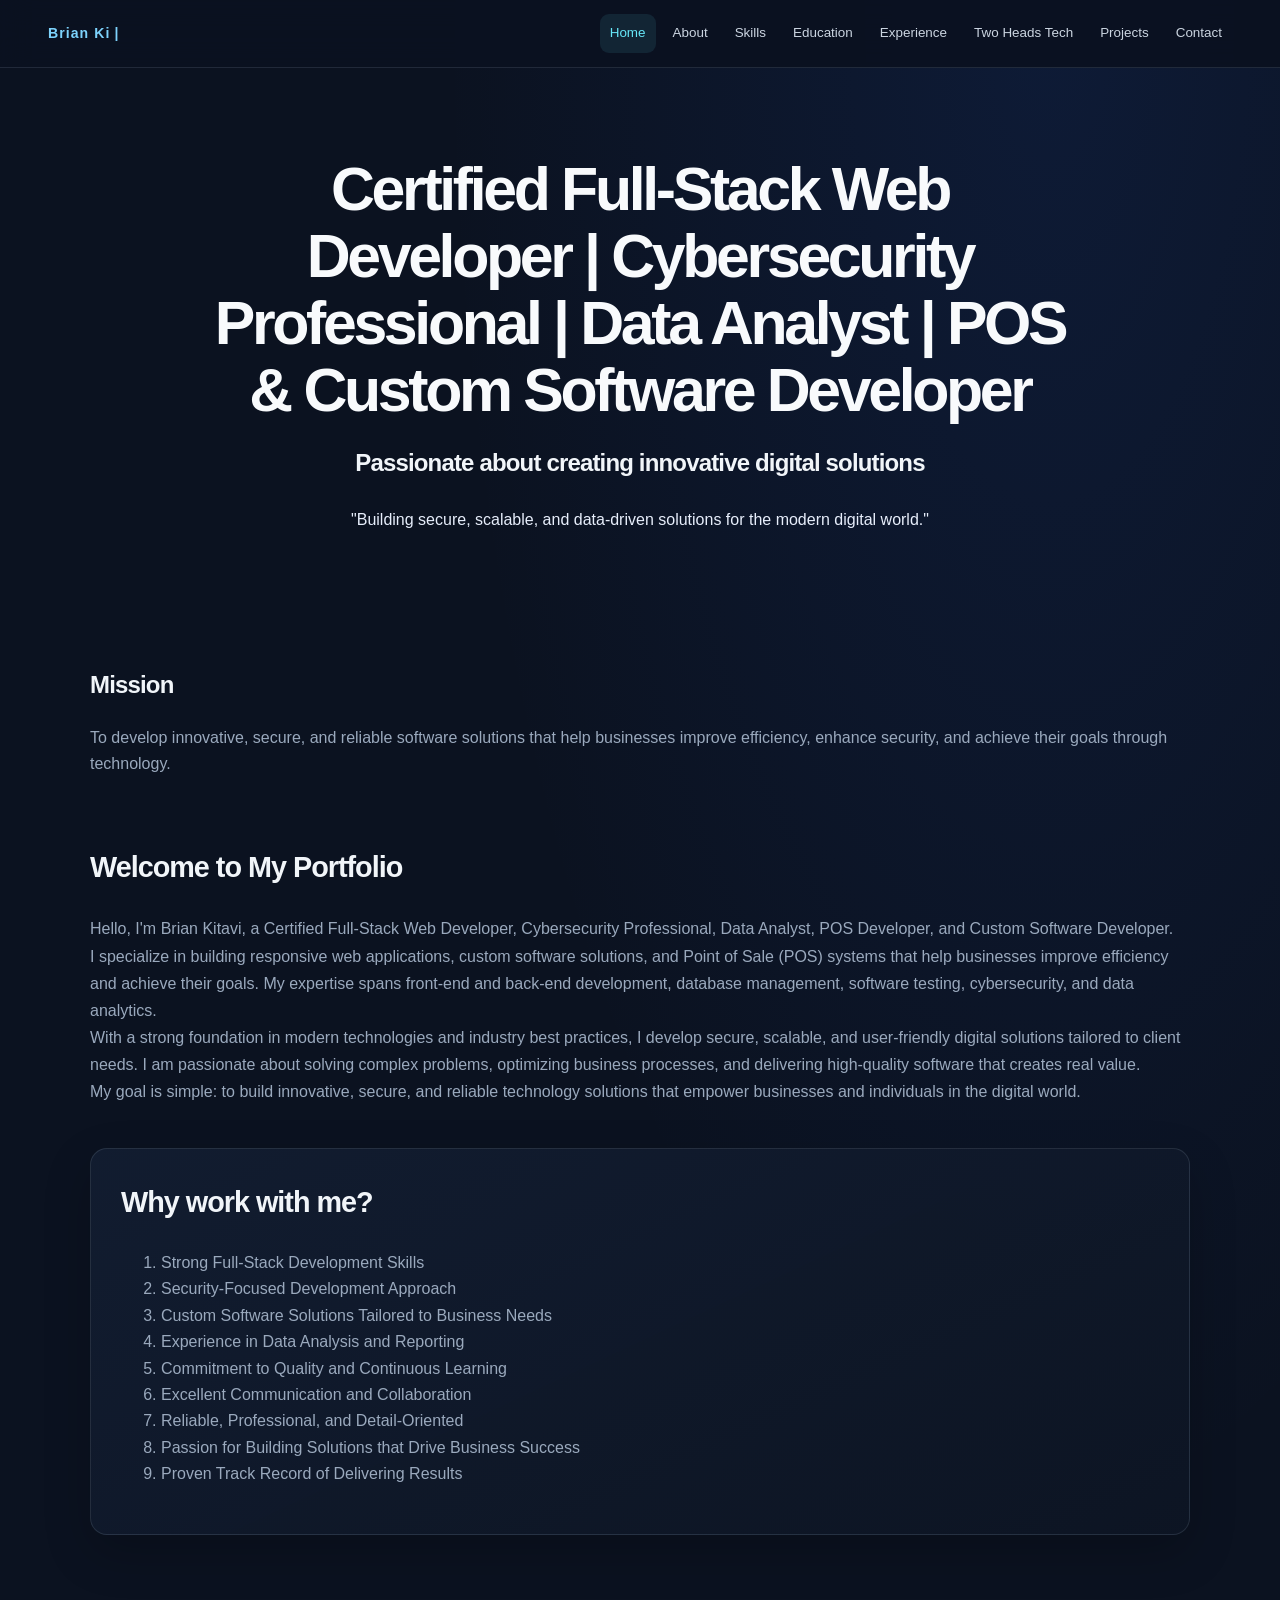
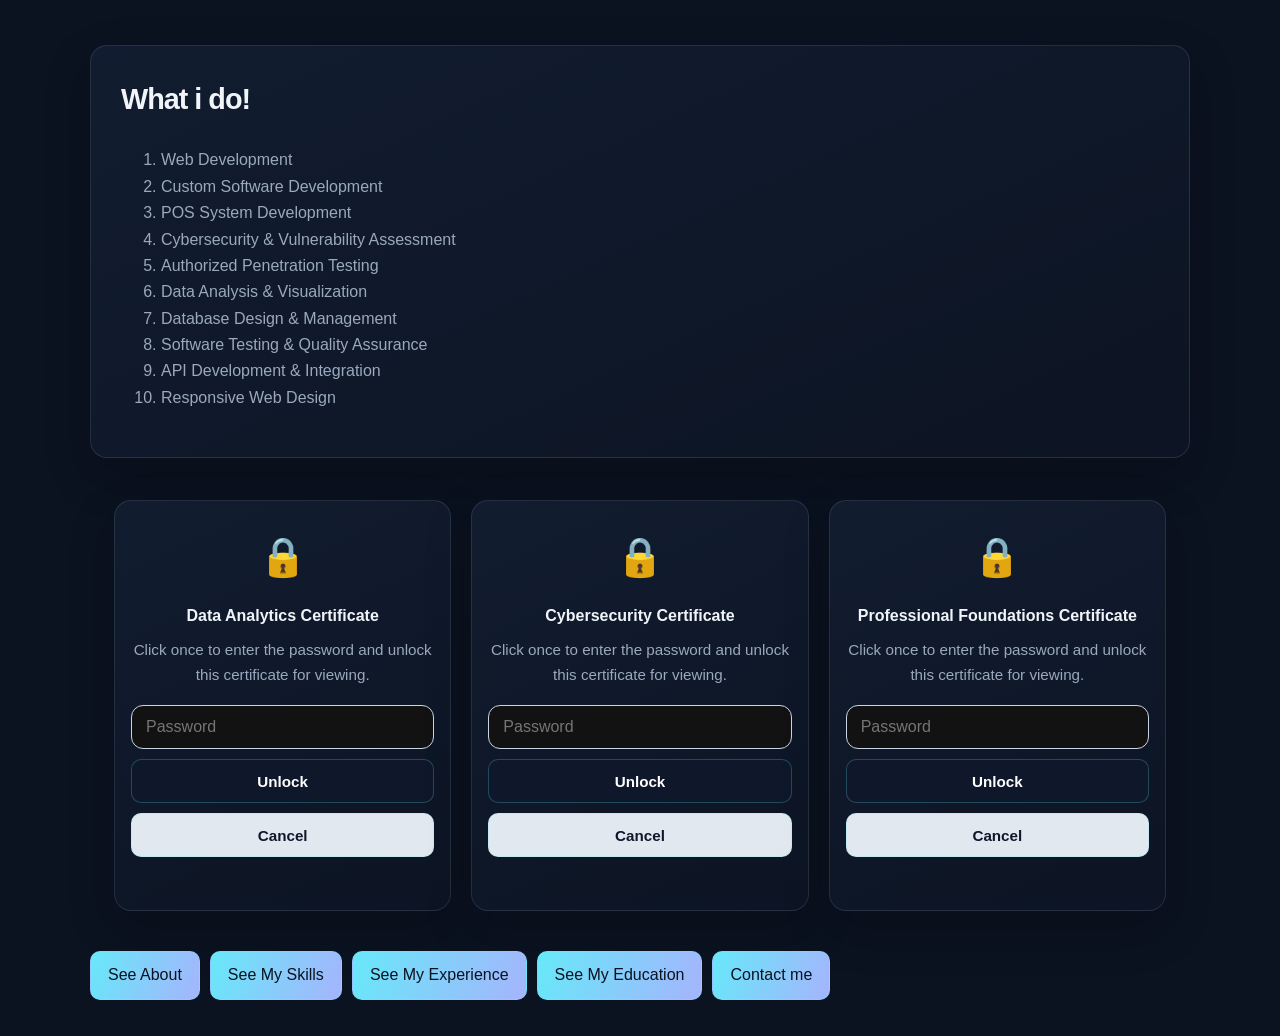
<file: index.html>
﻿
<!DOCTYPE html>
<html lang="en">
<head>
  <meta charset="UTF-8" />
  <meta name="viewport" content="width=device-width, initial-scale=1.0" />
  <title>Portfolio Home</title>
  <link rel="stylesheet" href="css/Homepage.css" />
  <link rel="stylesheet" href="css/site.css" />
  <link rel="stylesheet" href="css/portfolio-theme.css" />
</head>
<body>
  <header class="navbar">
    <a class="brand" href="index.html"><span id="animatedName" class="animated-name"></span></a>
    <nav aria-label="Main navigation">
      <a href="index.html" aria-current="page">Home</a>
      <a href="about.html">About</a>
      <a href="skills.html">Skills</a>
      <a href="education.html">Education</a>
      <a href="experience.html">Experience</a>
      <a href="Twoheads.html">Two Heads Tech</a>
      <a href="Projects.html">Projects</a>
      <a href="contact.html">Contact</a>
    </nav>
  </header>

  <main>
    <section class="hero">
      <h1>Certified Full-Stack Web Developer | Cybersecurity Professional | Data Analyst | POS & Custom Software Developer</h1>
      <h2>Passionate about creating innovative digital solutions</h2>
      <p><blockquote>"Building secure, scalable, and data-driven solutions for the modern digital world."</blockquote></p>
    </section>
    <section class="overview">
        <div class="container">
        <h1>Mission</h1>
      To develop innovative, secure, and reliable software solutions that help businesses improve efficiency, enhance security, and achieve their goals through technology.
        </div>
        <br>
    </section>
    <section class="overview">
        <div class="container">
            <h2>Welcome to My Portfolio</h2>
            <p>Hello, I'm Brian Kitavi, a Certified Full-Stack Web Developer, Cybersecurity Professional, Data Analyst, POS Developer, and Custom Software Developer.<br>
                I specialize in building responsive web applications, custom software solutions, and Point of Sale (POS) systems that help businesses improve efficiency and achieve their goals. My expertise spans front-end and back-end development, database management, software testing, cybersecurity, and data analytics.<br>
                With a strong foundation in modern technologies and industry best practices, I develop secure, scalable, and user-friendly digital solutions tailored to client needs. I am passionate about solving complex problems, optimizing business processes, and delivering high-quality software that creates real value.<br>
                My goal is simple: to build innovative, secure, and reliable technology solutions that empower businesses and individuals in the digital world.</p>
        </div>
    </section>
    <section class="section overview">
        <div class="card">
          <h2>Why work with me?</h2>
          <ol>
            <li>Strong Full-Stack Development Skills</li>
            <li>Security-Focused Development Approach</li>
            <li>Custom Software Solutions Tailored to Business Needs</li>
            <li>Experience in Data Analysis and Reporting</li>
            <li>Commitment to Quality and Continuous Learning</li>
            <li>Excellent Communication and Collaboration</li>
            <li>Reliable, Professional, and Detail-Oriented </li>
            <li>Passion for Building Solutions that Drive Business Success</li>
            <li>Proven Track Record of Delivering Results</li>
          </ol>

        </div>
        </section>
        <br>
        <section class="section overview" >
          <div class="card" background-color="#e2f0e9">
            <h2>What i do!</h2>
            <ol>
                <li>Web Development</li>
                <li>Custom Software Development</li>
                <li>POS System Development</li>
                <li>Cybersecurity & Vulnerability Assessment</li>
                <li>Authorized Penetration Testing</li>
                <li>Data Analysis & Visualization</li>
                <li>Database Design & Management</li>
                <li>Software Testing & Quality Assurance</li>
                <li>API Development & Integration</li>
                <li>Responsive Web Design</li>
            </ol>
          </div>
        </section>
    </section>

    <section class="gallery" id="gallery">
      <!-- JavaScript will add image cards here -->
    </section>

    <section class="btn-panel">
      <button type="button" data-action="About">See About</button>
      <button type="button" data-action="skills">See My Skills</button>
      <button type="button" data-action="experience">See My Experience</button>
      <button type="button" data-action="education">See My Education</button>
      <button type="button" data-action="contact">Contact me</button>
    </section>
  </main>

  <div id="education-modal" class="modal-overlay hidden" aria-hidden="true">
    <div class="password-modal" role="dialog" aria-modal="true" aria-labelledby="password-modal-title">
      <h2 id="password-modal-title">Unlock Education</h2>
      <p>Enter the password to access the Education section.</p>
      <input id="education-password-input" type="password" placeholder="Password" autocomplete="off" />
      <p id="education-password-error" class="password-error"></p>
      <div class="modal-buttons">
        <button id="education-password-submit" class="unlock" type="button">Unlock</button>
        <button id="education-password-cancel" class="cancel" type="button">Cancel</button>
      </div>
    </div>
  </div>

  <script src="js/Homepage.js"></script>
</body>
</html>
</file>
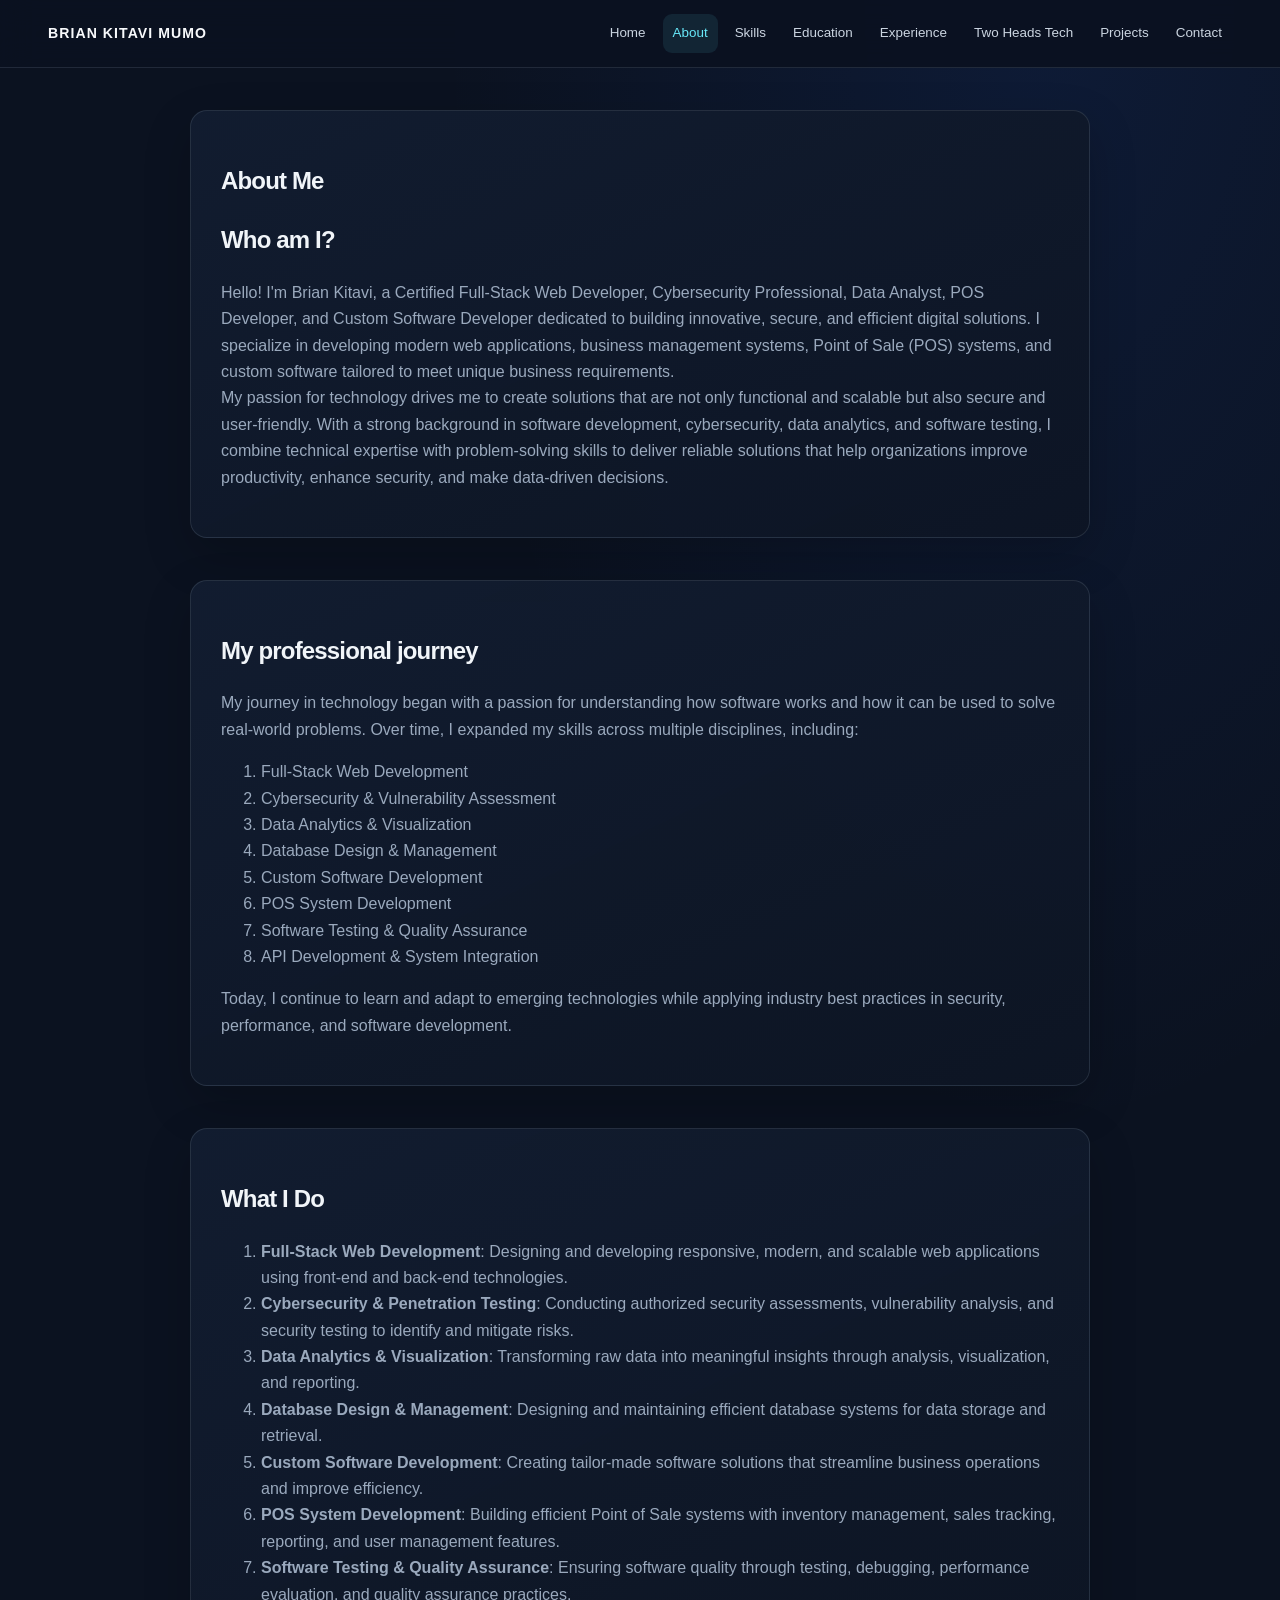
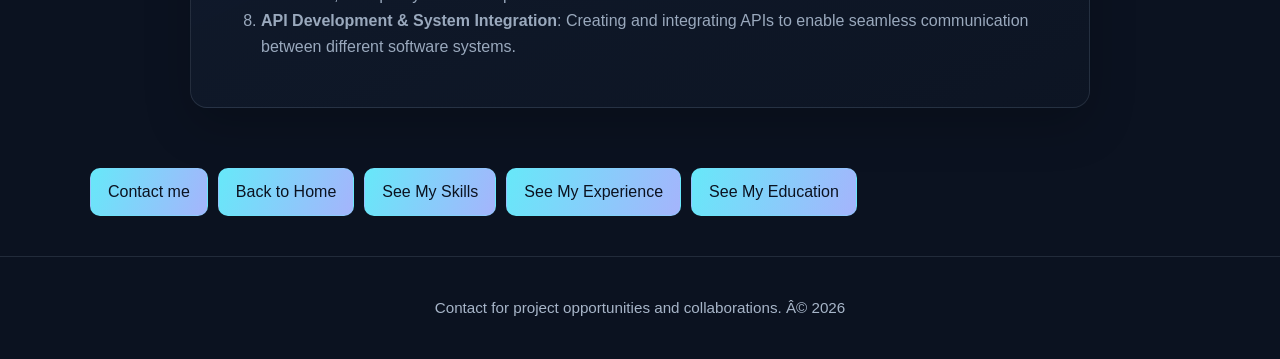
<file: about.html>
﻿<!DOCTYPE html>
<html lang="en">
<head>
  <meta charset="utf-8" />
  <meta name="viewport" content="width=device-width,initial-scale=1" />
  <title>About Kitavi</title>
  <link rel="stylesheet" href="css/about.css" />
  <link rel="stylesheet" href="css/site.css" />
  <link rel="stylesheet" href="css/portfolio-theme.css" />
</head>
<body>
  <header class="navbar">
    <a class="brand" href="index.html">BRIAN KITAVI MUMO</a>
    <nav aria-label="Main navigation">
      <a href="index.html">Home</a>
      <a href="about.html" aria-current="page">About</a>
      <a href="skills.html">Skills</a>
      <a href="education.html">Education</a>
      <a href="experience.html">Experience</a>
      <a href="Twoheads.html">Two Heads Tech</a>
      <a href="Projects.html">Projects</a>
      <a href="contact.html">Contact</a>
    </nav>
  </header>

  <main>
    <section class="section">
      <div class="card">
        <h1>About Me</h1>
        <h2>Who am I?</h2>
        <p>Hello! I'm Brian Kitavi, a Certified Full-Stack Web Developer, Cybersecurity Professional, Data Analyst, POS Developer, and Custom Software Developer dedicated to building innovative, secure, and efficient digital solutions. I specialize in developing modern web applications, business management systems, Point of Sale (POS) systems, and custom software tailored to meet unique business requirements.<br>My passion for technology drives me to create solutions that are not only functional and scalable but also secure and user-friendly. With a strong background in software development, cybersecurity, data analytics, and software testing, I combine technical expertise with problem-solving skills to deliver reliable solutions that help organizations improve productivity, enhance security, and make data-driven decisions.</p>
      </div>
    </section>
    <section class="section">
      <div class="card">
        <h1>My professional journey</h1>
        <p>My journey in technology began with a passion for understanding how software works and how it can be used to solve real-world problems. Over time, I expanded my skills across multiple disciplines, including:</p>
        <ol>
          <li>Full-Stack Web Development</li>
          <li>Cybersecurity & Vulnerability Assessment</li>
          <li>Data Analytics & Visualization</li>
          <li>Database Design & Management</li>
          <li>Custom Software Development</li>
          <li>POS System Development</li>
          <li>Software Testing & Quality Assurance</li>
          <li>API Development & System Integration</li>
        </ol>
        <p>Today, I continue to learn and adapt to emerging technologies while applying industry best practices in security, performance, and software development.</p>
      </div>
    </section>
    <section class="section">
      <div class="card">
        <h1>What I Do</h1>
        <ol>
          <li><strong>Full-Stack Web Development</strong>: Designing and developing responsive, modern, and scalable web applications using front-end and back-end technologies.</li>
          <li><strong>Cybersecurity & Penetration Testing</strong>: Conducting authorized security assessments, vulnerability analysis, and security testing to identify and mitigate risks.</li>
          <li><strong>Data Analytics & Visualization</strong>: Transforming raw data into meaningful insights through analysis, visualization, and reporting.</li>
          <li><strong>Database Design & Management</strong>: Designing and maintaining efficient database systems for data storage and retrieval.</li>
          <li><strong>Custom Software Development</strong>: Creating tailor-made software solutions that streamline business operations and improve efficiency.</li>
          <li><strong>POS System Development</strong>: Building efficient Point of Sale systems with inventory management, sales tracking, reporting, and user management features.</li>
          <li><strong>Software Testing & Quality Assurance</strong>: Ensuring software quality through testing, debugging, performance evaluation, and quality assurance practices.</li>
          <li><strong>API Development & System Integration</strong>: Creating and integrating APIs to enable seamless communication between different software systems.</li>
        </ol>
      </div>
    </section>
    <div class="button-row">
      <button class="btn" type="button" data-action="contact">Contact me</button>
      <button class="btn" type="button" data-action="homepage">Back to Home</button>
      <button class="btn" type="button" data-action="skills">See My Skills</button>
      <button class="btn" type="button" data-action="experience">See My Experience</button>
      <button class="btn" type="button" data-action="education">See My Education</button>
    </div>
  </main>

  <div id="education-modal" class="modal-overlay hidden" aria-hidden="true">
    <div class="password-modal" role="dialog" aria-modal="true" aria-labelledby="password-modal-title">
      <h2 id="password-modal-title">Unlock Education</h2>
      <p>Enter the password to access the Education section.</p>
      <input id="education-password-input" type="password" placeholder="Password" autocomplete="off" />
      <p id="education-password-error" class="password-error"></p>
      <div class="modal-buttons">
        <button id="education-password-submit" class="unlock" type="button">Unlock</button>
        <button id="education-password-cancel" class="cancel" type="button">Cancel</button>
      </div>
    </div>
  </div>

  <footer>
    <p>Contact for project opportunities and collaborations. Â© <span id="year"></span></p>
  </footer>

  <script src="js/about.js"></script>
</body>
</html>
</file>
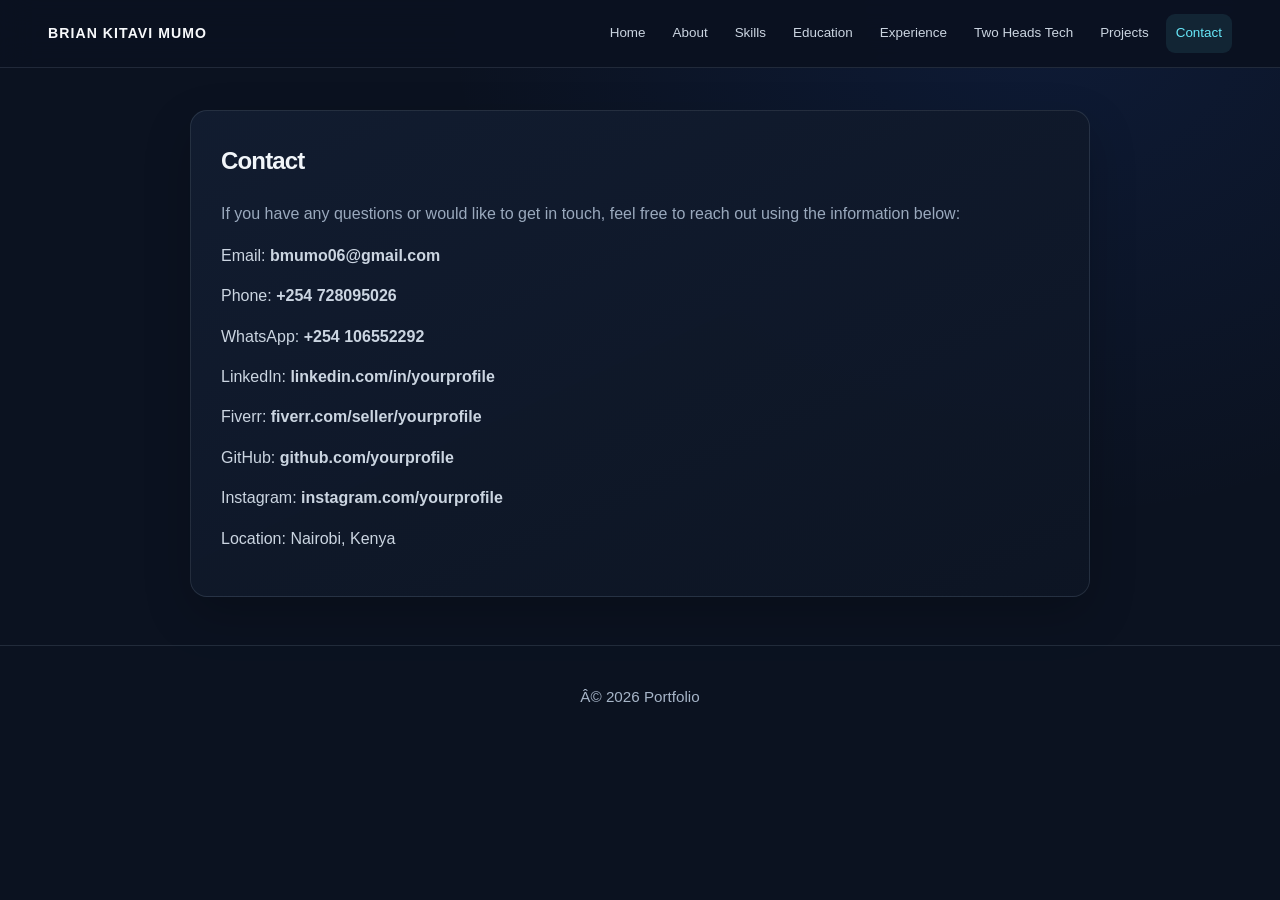
<file: contact.html>
﻿<!DOCTYPE html>
<html lang="en">
<head>
  <meta charset="utf-8" />
  <meta name="viewport" content="width=device-width, initial-scale=1" />
  <title>Contact</title>
  <link rel="stylesheet" href="css/contact.css" />
  <link rel="stylesheet" href="css/site.css" />
  <link rel="stylesheet" href="css/portfolio-theme.css" />
</head>
<body>
  <header class="navbar">
    <a class="brand" href="index.html">BRIAN KITAVI MUMO</a>
    <nav aria-label="Main navigation">
      <a href="index.html">Home</a>
      <a href="about.html">About</a>
      <a href="skills.html">Skills</a>
      <a href="education.html">Education</a>
      <a href="experience.html">Experience</a>
      <a href="Twoheads.html">Two Heads Tech</a>
      <a href="Projects.html">Projects</a>
      <a href="contact.html" aria-current="page">Contact</a>
    </nav>
  </header>

  <main>
    <section class="section">
      <div class="card">
        <h2>Contact</h2>
        <p>If you have any questions or would like to get in touch, feel free to reach out using the information below:</p>
        <ul class="contact-list">
          <li>Email: <a href="mailto:brian@example.com">bmumo06@gmail.com</a></li>
          <li>Phone: <a href="tel:+254700000000">+254 728095026</a></li>
          <li>WhatsApp: <a href="https://wa.me/254106552292" target="_blank" rel="noreferrer">+254 106552292</a></li>
          <li>LinkedIn: <a href="https://www.linkedin.com/in/brian-kitavi-4831863a1/" target="_blank" rel="noreferrer">linkedin.com/in/yourprofile</a></li>
          <li>Fiverr: <a href="https://www.fiverr.com" target="_blank" rel="noreferrer">fiverr.com/seller/yourprofile</a></li>
          <li>GitHub: <a href="https://github.com" target="_blank" rel="noreferrer">github.com/yourprofile</a></li>
          <li>Instagram: <a href="https://www.instagram.com" target="_blank" rel="noreferrer">instagram.com/yourprofile</a></li>
          <li>Location: Nairobi, Kenya</li>
        </ul>
      </div>
    </section>
  </main>

  <div id="education-modal" class="modal-overlay hidden" aria-hidden="true">
    <div class="password-modal" role="dialog" aria-modal="true" aria-labelledby="password-modal-title">
      <h2 id="password-modal-title">Unlock Education</h2>
      <p>Enter the password to access the Education section.</p>
      <input id="education-password-input" type="password" placeholder="Password" autocomplete="off" />
      <p id="education-password-error" class="password-error"></p>
      <div class="modal-buttons">
        <button id="education-password-submit" class="unlock" type="button">Unlock</button>
        <button id="education-password-cancel" class="cancel" type="button">Cancel</button>
      </div>
    </div>
  </div>

  <footer>
    <p>Â© <span id="year"></span> Portfolio</p>
  </footer>

  <script src="js/contact.js"></script>
</body>
</html>
</file>
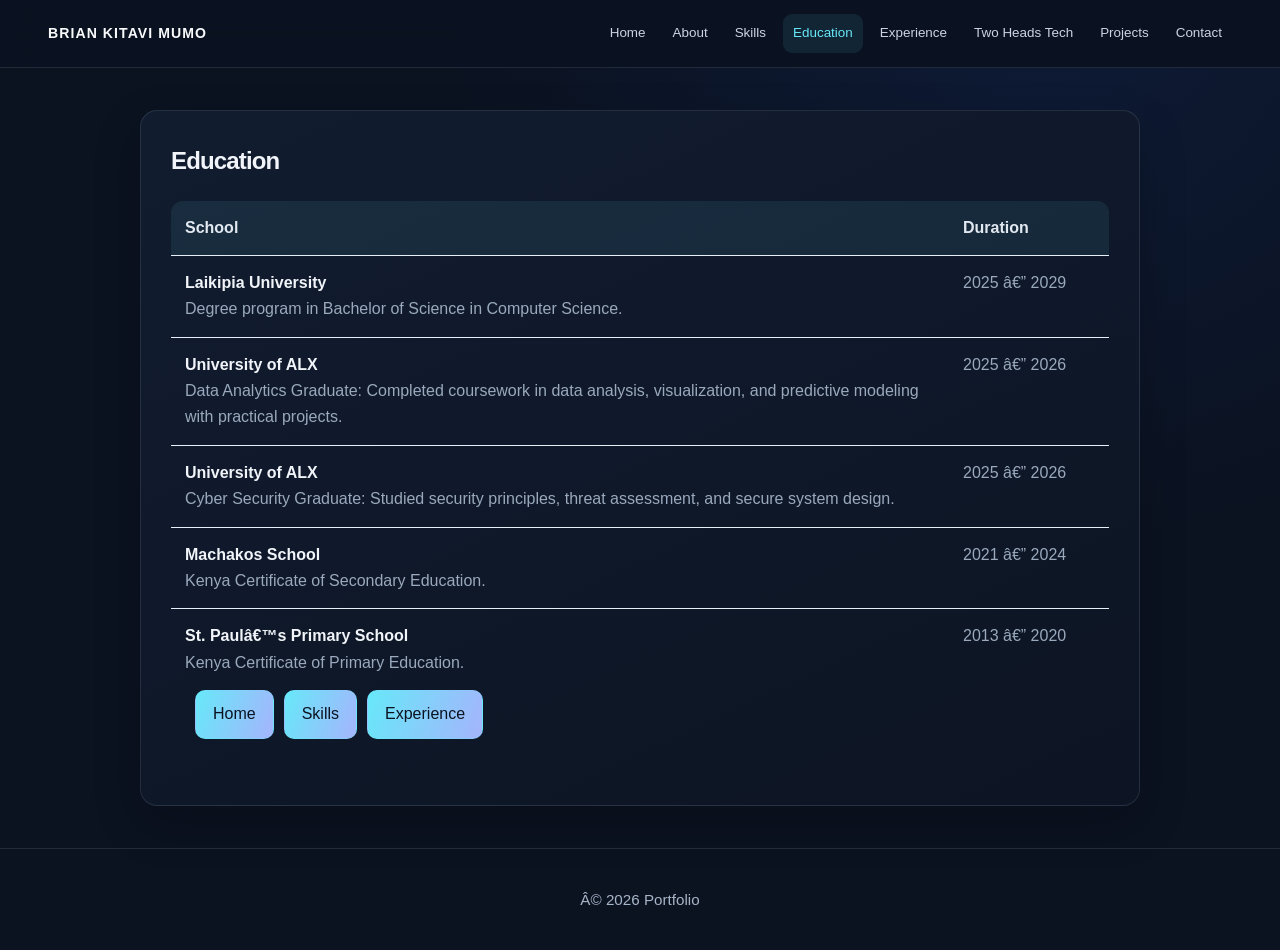
<file: education.html>
﻿<!DOCTYPE html>
<html lang="en">
<head>
  <meta charset="utf-8" />
  <meta name="viewport" content="width=device-width, initial-scale=1" />
  <title>Education Background</title>
  <link rel="stylesheet" href="css/education.css" />
  <link rel="stylesheet" href="css/site.css" />
  <link rel="stylesheet" href="css/portfolio-theme.css" />
</head>
<body>
  <header class="navbar">
    <a class="brand" href="index.html">BRIAN KITAVI MUMO</a>
    <nav aria-label="Main navigation">
      <a href="index.html">Home</a>
      <a href="about.html">About</a>
      <a href="skills.html">Skills</a>
      <a href="education.html" aria-current="page">Education</a>
      <a href="experience.html">Experience</a>
      <a href="Twoheads.html">Two Heads Tech</a>
      <a href="Projects.html">Projects</a>
      <a href="contact.html">Contact</a>
    </nav>
  </header>

  <main class="section">
    <div class="card">
      <h2>Education</h2>
      <table class="education-table">
        <thead>
          <tr>
            <th>School</th>
            <th class="education-duration">Duration</th>
          </tr>
        </thead>
        <tbody>
          <tr>
            <td><strong>Laikipia University</strong><div>Degree program in Bachelor of Science in Computer Science.</div></td>
            <td>2025 â€” 2029</td>
          </tr>
          <tr>
            <td><strong>University of ALX</strong><div>Data Analytics Graduate: Completed coursework in data analysis, visualization, and predictive modeling with practical projects.</div></td>
            <td>2025 â€” 2026</td>
          </tr>
          <tr>
            <td><strong>University of ALX</strong><div>Cyber Security Graduate: Studied security principles, threat assessment, and secure system design.</div></td>
            <td>2025 â€” 2026</td>
          </tr>
          <tr>
            <td><strong>Machakos School</strong><div>Kenya Certificate of Secondary Education.</div></td>
            <td>2021 â€” 2024</td>
          </tr>
          <tr>
            <td><strong>St. Paulâ€™s Primary School</strong><div>Kenya Certificate of Primary Education.</div></td>
            <td>2013 â€” 2020</td>
          </tr>
        </tbody>
      </table>
      <div class="button-row">
        <button class="btn" type="button" data-href="index.html">Home</button>
        <button class="btn" type="button" data-href="skills.html">Skills</button>
        <button class="btn" type="button" data-href="experience.html">Experience</button>
      </div>
    </div>
  </main>

  <footer>
    <p>Â© <span id="year"></span> Portfolio</p>
  </footer>

  <script src="js/education.js"></script>
</body>
</html>
</file>
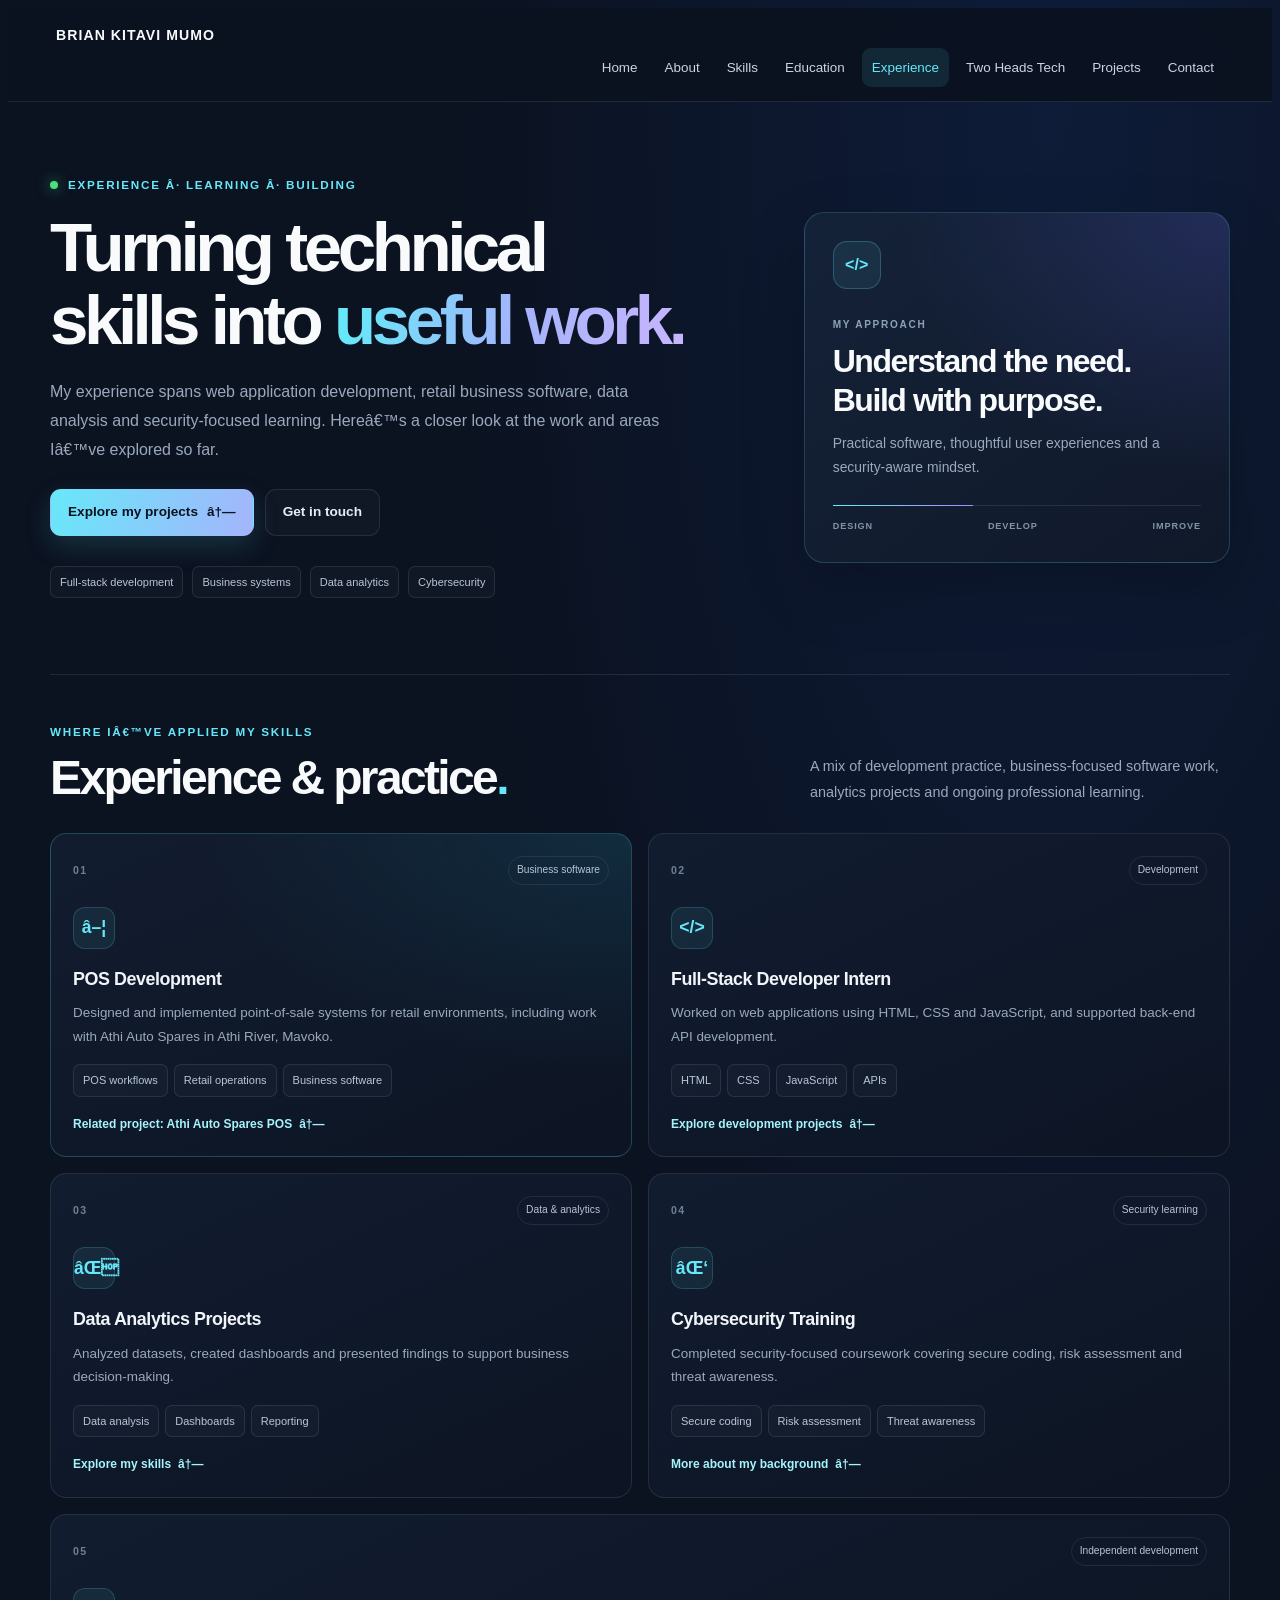
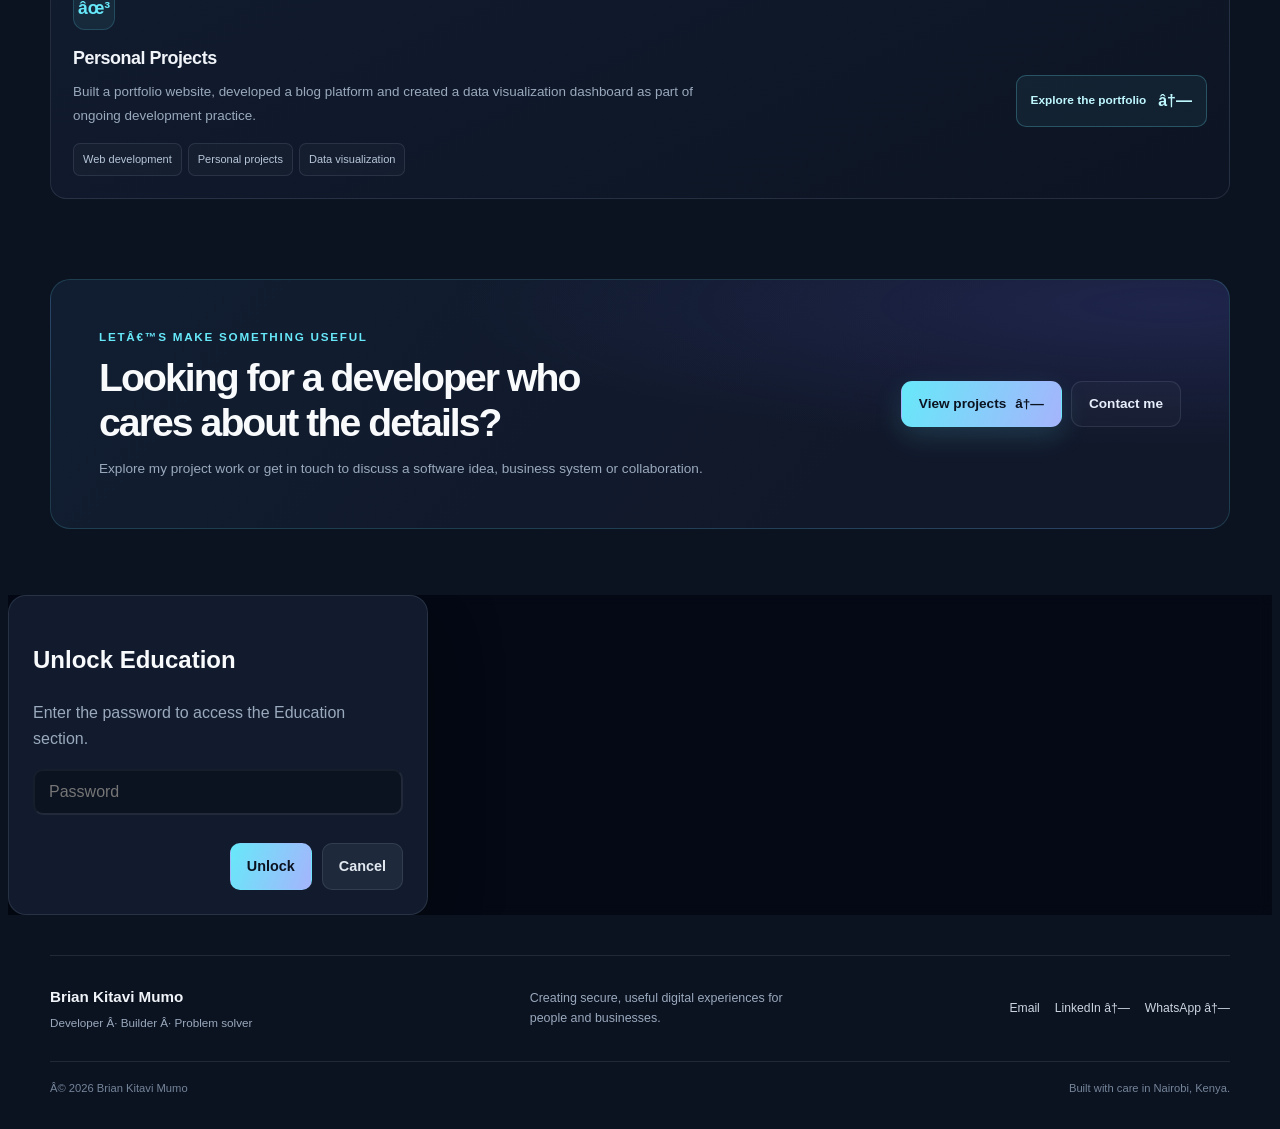
<file: experience.html>
﻿<!DOCTYPE html>
<html lang="en">
<head>
  <meta charset="UTF-8" />
  <meta name="viewport" content="width=device-width, initial-scale=1" />
  <meta name="description" content="Explore Brian Kitavi Mumo's experience in full-stack development, business software, POS workflows, data analytics and cybersecurity." />
  <meta name="theme-color" content="#0b1220" />
  <meta property="og:title" content="Experience | Brian Kitavi Mumo" />
  <meta property="og:description" content="Full-stack development, business software, POS workflows, data analytics and cybersecurity experience." />
  <meta property="og:type" content="website" />
  <title>Experience | Brian Kitavi Mumo â€” Developer Portfolio</title>
  <link rel="stylesheet" href="css/site.css" />
  <link rel="stylesheet" href="css/portfolio-theme.css" />
  <link rel="stylesheet" href="css/experience.css" />
</head>
<body>
  <header class="navbar">
    <a class="brand experience-brand" href="index.html">BRIAN KITAVI MUMO</a>
    <nav aria-label="Main navigation">
      <a href="index.html">Home</a>
      <a href="about.html">About</a>
      <a href="skills.html">Skills</a>
      <a href="education.html">Education</a>
      <a href="experience.html" aria-current="page">Experience</a>
      <a href="Twoheads.html">Two Heads Tech</a>
      <a href="Projects.html">Projects</a>
      <a href="contact.html">Contact</a>
    </nav>
  </header>

  <main>
    <section class="experience-hero" aria-labelledby="experience-title">
      <div class="experience-hero-copy">
        <p class="eyebrow"><span class="experience-pulse"></span> Experience Â· Learning Â· Building</p>
        <h1 id="experience-title">Turning technical skills into <span>useful work.</span></h1>
        <p class="experience-intro">My experience spans web application development, retail business software, data analysis and security-focused learning. Hereâ€™s a closer look at the work and areas Iâ€™ve explored so far.</p>
        <div class="experience-actions">
          <a class="experience-button experience-button-primary" href="Projects.html#project-list">Explore my projects <span aria-hidden="true">â†—</span></a>
          <a class="experience-button experience-button-secondary" href="contact.html">Get in touch</a>
        </div>
        <div class="experience-focus" aria-label="Areas of experience">
          <span>Full-stack development</span>
          <span>Business systems</span>
          <span>Data analytics</span>
          <span>Cybersecurity</span>
        </div>
      </div>
      <aside class="experience-highlight" aria-label="Professional focus">
        <div class="highlight-icon" aria-hidden="true">&lt;/&gt;</div>
        <p class="highlight-label">MY APPROACH</p>
        <h2>Understand the need.<br />Build with purpose.</h2>
        <p>Practical software, thoughtful user experiences and a security-aware mindset.</p>
        <div class="highlight-rule"><span></span></div>
        <div class="highlight-footer"><span>DESIGN</span><span>DEVELOP</span><span>IMPROVE</span></div>
      </aside>
    </section>

    <section class="experience-section" aria-labelledby="journey-title">
      <div class="experience-section-heading">
        <div>
          <p class="eyebrow">Where Iâ€™ve applied my skills</p>
          <h2 id="journey-title">Experience &amp; practice<span>.</span></h2>
        </div>
        <p>A mix of development practice, business-focused software work, analytics projects and ongoing professional learning.</p>
      </div>

      <div class="experience-grid">
        <article class="experience-card experience-card-featured">
          <div class="experience-card-top">
            <span class="experience-index">01</span>
            <span class="experience-type">Business software</span>
          </div>
          <div class="experience-card-icon" aria-hidden="true">â–¦</div>
          <h3>POS Development</h3>
          <p>Designed and implemented point-of-sale systems for retail environments, including work with Athi Auto Spares in Athi River, Mavoko.</p>
          <div class="experience-tags"><span>POS workflows</span><span>Retail operations</span><span>Business software</span></div>
          <a class="experience-card-link" href="Projects.html#project-list">Related project: Athi Auto Spares POS <span aria-hidden="true">â†—</span></a>
        </article>

        <article class="experience-card">
          <div class="experience-card-top">
            <span class="experience-index">02</span>
            <span class="experience-type">Development</span>
          </div>
          <div class="experience-card-icon" aria-hidden="true">&lt;/&gt;</div>
          <h3>Full-Stack Developer Intern</h3>
          <p>Worked on web applications using HTML, CSS and JavaScript, and supported back-end API development.</p>
          <div class="experience-tags"><span>HTML</span><span>CSS</span><span>JavaScript</span><span>APIs</span></div>
          <a class="experience-card-link" href="Projects.html#project-list">Explore development projects <span aria-hidden="true">â†—</span></a>
        </article>

        <article class="experience-card">
          <div class="experience-card-top">
            <span class="experience-index">03</span>
            <span class="experience-type">Data &amp; analytics</span>
          </div>
          <div class="experience-card-icon" aria-hidden="true">âŒ</div>
          <h3>Data Analytics Projects</h3>
          <p>Analyzed datasets, created dashboards and presented findings to support business decision-making.</p>
          <div class="experience-tags"><span>Data analysis</span><span>Dashboards</span><span>Reporting</span></div>
          <a class="experience-card-link" href="skills.html">Explore my skills <span aria-hidden="true">â†—</span></a>
        </article>

        <article class="experience-card">
          <div class="experience-card-top">
            <span class="experience-index">04</span>
            <span class="experience-type">Security learning</span>
          </div>
          <div class="experience-card-icon" aria-hidden="true">âŒ‘</div>
          <h3>Cybersecurity Training</h3>
          <p>Completed security-focused coursework covering secure coding, risk assessment and threat awareness.</p>
          <div class="experience-tags"><span>Secure coding</span><span>Risk assessment</span><span>Threat awareness</span></div>
          <a class="experience-card-link" href="about.html">More about my background <span aria-hidden="true">â†—</span></a>
        </article>

        <article class="experience-card experience-card-wide">
          <div class="experience-card-top">
            <span class="experience-index">05</span>
            <span class="experience-type">Independent development</span>
          </div>
          <div class="personal-project-layout">
            <div>
              <div class="experience-card-icon" aria-hidden="true">âœ³</div>
              <h3>Personal Projects</h3>
              <p>Built a portfolio website, developed a blog platform and created a data visualization dashboard as part of ongoing development practice.</p>
            </div>
            <a class="personal-project-link" href="Projects.html#project-list" aria-label="Explore my project portfolio">
              <span>Explore the portfolio</span><strong aria-hidden="true">â†—</strong>
            </a>
          </div>
          <div class="experience-tags"><span>Web development</span><span>Personal projects</span><span>Data visualization</span></div>
        </article>
      </div>
    </section>

    <section class="experience-cta" aria-labelledby="experience-cta-title">
      <div>
        <p class="eyebrow">Letâ€™s make something useful</p>
        <h2 id="experience-cta-title">Looking for a developer who cares about the details?</h2>
        <p>Explore my project work or get in touch to discuss a software idea, business system or collaboration.</p>
      </div>
      <div class="experience-cta-actions">
        <a class="experience-button experience-button-primary" href="Projects.html">View projects <span aria-hidden="true">â†—</span></a>
        <a class="experience-button experience-button-secondary" href="contact.html">Contact me</a>
      </div>
    </section>
  </main>

  <div id="education-modal" class="modal-overlay hidden" aria-hidden="true">
    <div class="password-modal" role="dialog" aria-modal="true" aria-labelledby="password-modal-title">
      <h2 id="password-modal-title">Unlock Education</h2>
      <p>Enter the password to access the Education section.</p>
      <input id="education-password-input" type="password" placeholder="Password" autocomplete="off" />
      <p id="education-password-error" class="password-error"></p>
      <div class="modal-buttons">
        <button id="education-password-submit" class="unlock" type="button">Unlock</button>
        <button id="education-password-cancel" class="cancel" type="button">Cancel</button>
      </div>
    </div>
  </div>

  <footer class="experience-footer">
    <div class="experience-footer-main">
      <a class="experience-footer-brand" href="index.html">Brian Kitavi Mumo<span>Developer Â· Builder Â· Problem solver</span></a>
      <p>Creating secure, useful digital experiences for people and businesses.</p>
      <div class="experience-footer-links" aria-label="Contact and social links">
        <a href="mailto:bmumo06@gmail.com">Email</a>
        <a href="https://www.linkedin.com/in/brian-kitavi-4831863a1/" target="_blank" rel="noopener noreferrer">LinkedIn <span aria-hidden="true">â†—</span></a>
        <a href="https://wa.me/254106552292" target="_blank" rel="noopener noreferrer">WhatsApp <span aria-hidden="true">â†—</span></a>
      </div>
    </div>
    <div class="experience-footer-bottom">
      <span>Â© <span id="year"></span> Brian Kitavi Mumo</span>
      <span>Built with care in Nairobi, Kenya.</span>
    </div>
  </footer>

  <script src="js/experience.js"></script>
</body>
</html>
</file>
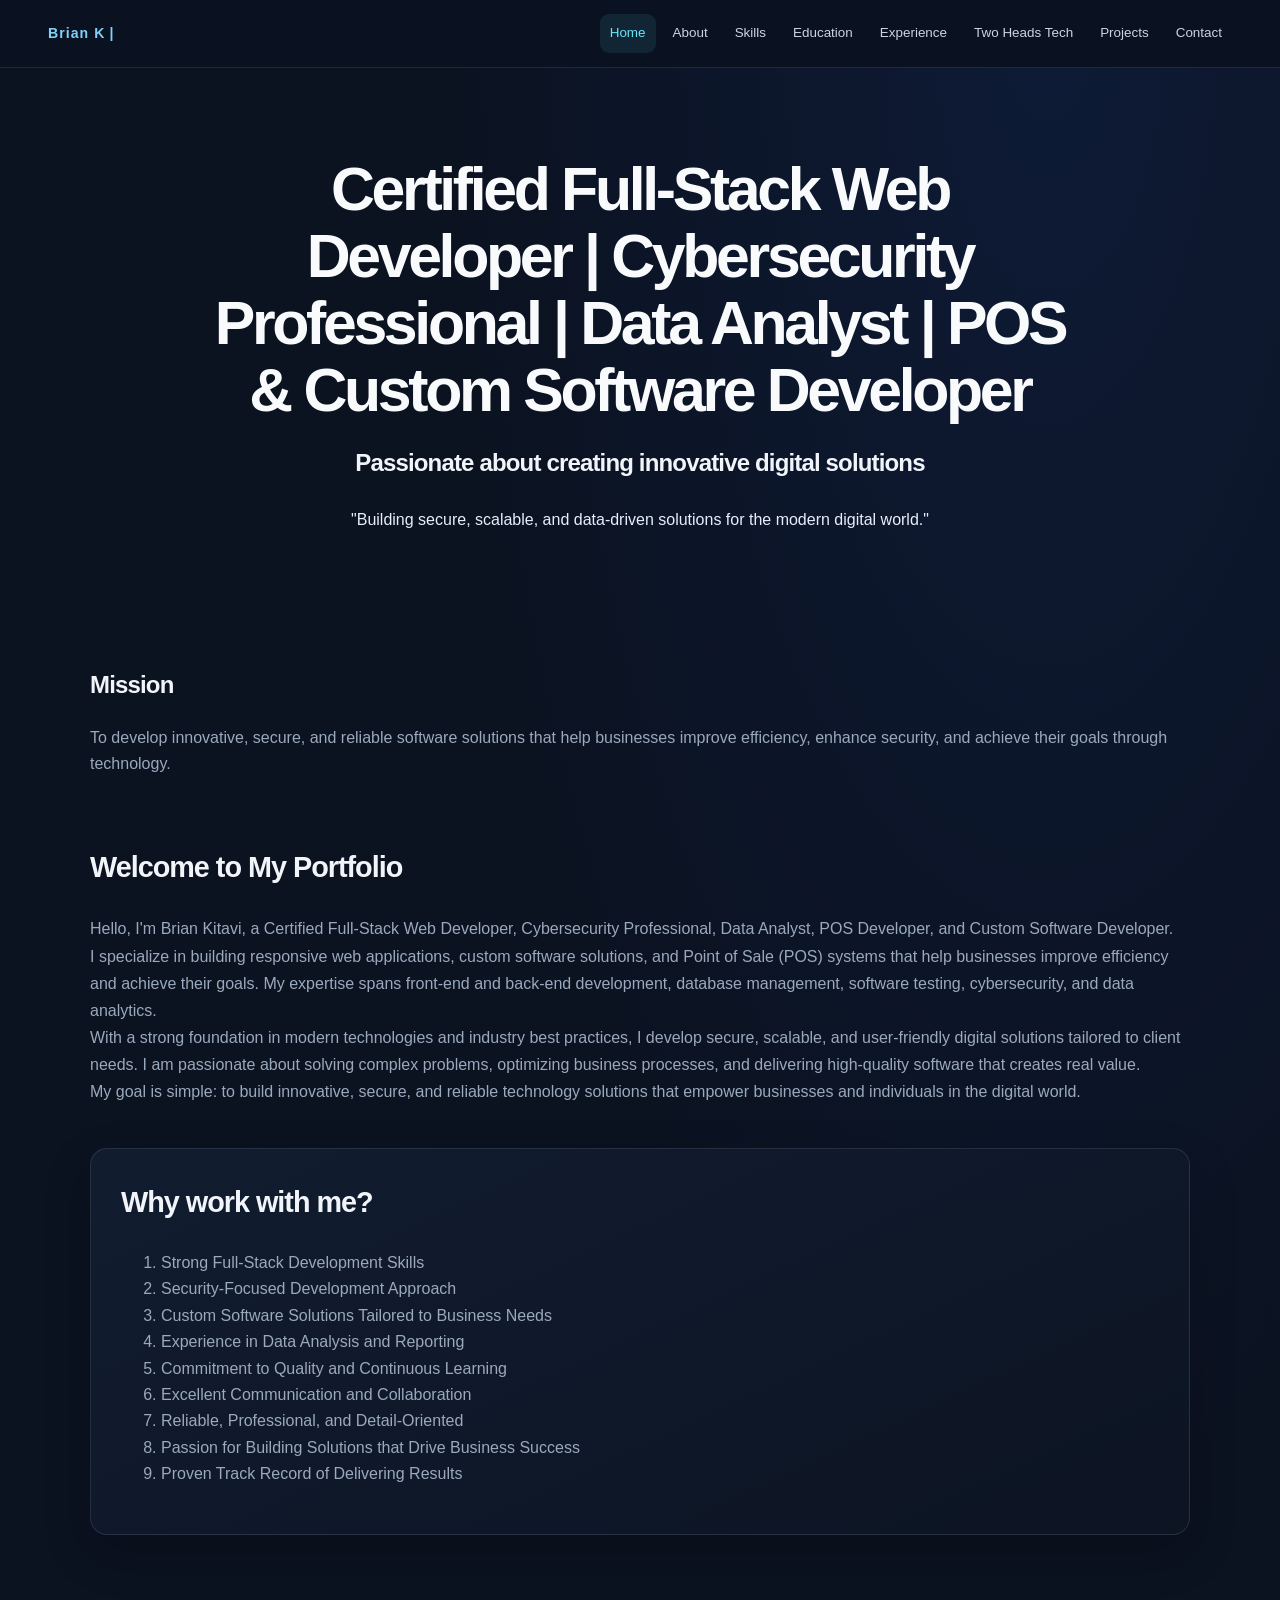
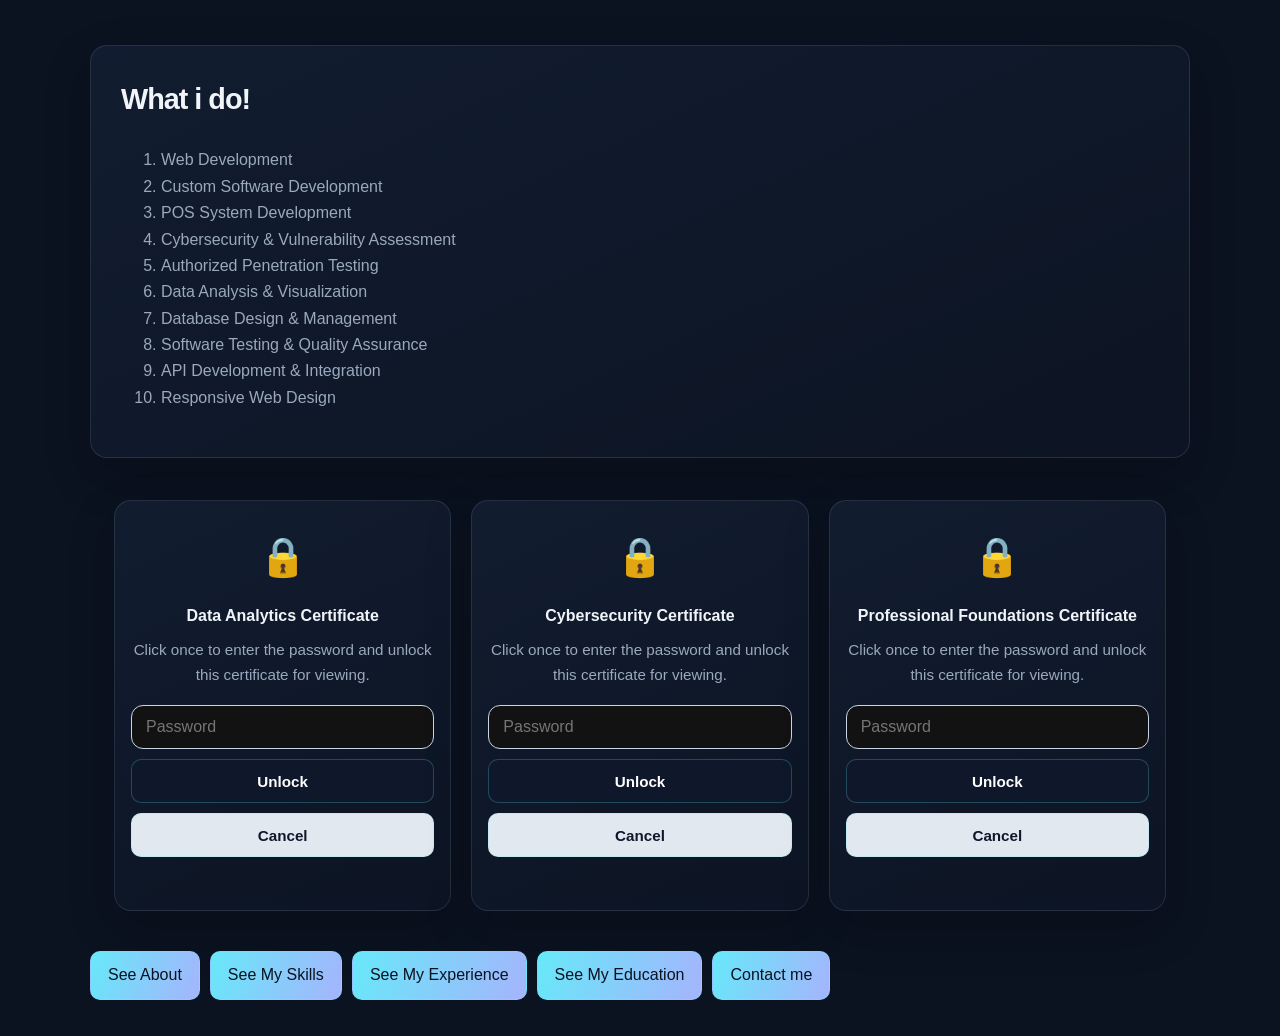
<file: Homepage.html>
﻿
<!DOCTYPE html>
<html lang="en">
<head>
  <meta charset="UTF-8" />
  <meta name="viewport" content="width=device-width, initial-scale=1.0" />
  <title>Portfolio Home</title>
  <link rel="stylesheet" href="css/Homepage.css" />
  <link rel="stylesheet" href="css/site.css" />
  <link rel="stylesheet" href="css/portfolio-theme.css" />
</head>
<body>
  <header class="navbar">
    <a class="brand" href="index.html"><span id="animatedName" class="animated-name"></span></a>
    <nav aria-label="Main navigation">
      <a href="index.html" aria-current="page">Home</a>
      <a href="about.html">About</a>
      <a href="skills.html">Skills</a>
      <a href="education.html">Education</a>
      <a href="experience.html">Experience</a>
      <a href="Twoheads.html">Two Heads Tech</a>
      <a href="Projects.html">Projects</a>
      <a href="contact.html">Contact</a>
    </nav>
  </header>

  <main>
    <section class="hero">
      <h1>Certified Full-Stack Web Developer | Cybersecurity Professional | Data Analyst | POS & Custom Software Developer</h1>
      <h2>Passionate about creating innovative digital solutions</h2>
      <p><blockquote>"Building secure, scalable, and data-driven solutions for the modern digital world."</blockquote></p>
    </section>
    <section class="overview">
        <div class="container">
        <h1>Mission</h1>
      To develop innovative, secure, and reliable software solutions that help businesses improve efficiency, enhance security, and achieve their goals through technology.
        </div>
        <br>
    </section>
    <section class="overview">
        <div class="container">
            <h2>Welcome to My Portfolio</h2>
            <p>Hello, I'm Brian Kitavi, a Certified Full-Stack Web Developer, Cybersecurity Professional, Data Analyst, POS Developer, and Custom Software Developer.<br>
                I specialize in building responsive web applications, custom software solutions, and Point of Sale (POS) systems that help businesses improve efficiency and achieve their goals. My expertise spans front-end and back-end development, database management, software testing, cybersecurity, and data analytics.<br>
                With a strong foundation in modern technologies and industry best practices, I develop secure, scalable, and user-friendly digital solutions tailored to client needs. I am passionate about solving complex problems, optimizing business processes, and delivering high-quality software that creates real value.<br>
                My goal is simple: to build innovative, secure, and reliable technology solutions that empower businesses and individuals in the digital world.</p>
        </div>
    </section>
    <section class="section overview">
        <div class="card">
          <h2>Why work with me?</h2>
          <ol>
            <li>Strong Full-Stack Development Skills</li>
            <li>Security-Focused Development Approach</li>
            <li>Custom Software Solutions Tailored to Business Needs</li>
            <li>Experience in Data Analysis and Reporting</li>
            <li>Commitment to Quality and Continuous Learning</li>
            <li>Excellent Communication and Collaboration</li>
            <li>Reliable, Professional, and Detail-Oriented </li>
            <li>Passion for Building Solutions that Drive Business Success</li>
            <li>Proven Track Record of Delivering Results</li>
          </ol>

        </div>
        </section>
        <br>
        <section class="section overview" >
          <div class="card" background-color="#e2f0e9">
            <h2>What i do!</h2>
            <ol>
                <li>Web Development</li>
                <li>Custom Software Development</li>
                <li>POS System Development</li>
                <li>Cybersecurity & Vulnerability Assessment</li>
                <li>Authorized Penetration Testing</li>
                <li>Data Analysis & Visualization</li>
                <li>Database Design & Management</li>
                <li>Software Testing & Quality Assurance</li>
                <li>API Development & Integration</li>
                <li>Responsive Web Design</li>
            </ol>
          </div>
        </section>
    </section>

    <section class="gallery" id="gallery">
      <!-- JavaScript will add image cards here -->
    </section>

    <section class="btn-panel">
      <button type="button" data-action="About">See About</button>
      <button type="button" data-action="skills">See My Skills</button>
      <button type="button" data-action="experience">See My Experience</button>
      <button type="button" data-action="education">See My Education</button>
      <button type="button" data-action="contact">Contact me</button>
    </section>
  </main>

  <div id="education-modal" class="modal-overlay hidden" aria-hidden="true">
    <div class="password-modal" role="dialog" aria-modal="true" aria-labelledby="password-modal-title">
      <h2 id="password-modal-title">Unlock Education</h2>
      <p>Enter the password to access the Education section.</p>
      <input id="education-password-input" type="password" placeholder="Password" autocomplete="off" />
      <p id="education-password-error" class="password-error"></p>
      <div class="modal-buttons">
        <button id="education-password-submit" class="unlock" type="button">Unlock</button>
        <button id="education-password-cancel" class="cancel" type="button">Cancel</button>
      </div>
    </div>
  </div>

  <script src="js/Homepage.js"></script>
</body>
</html>
</file>
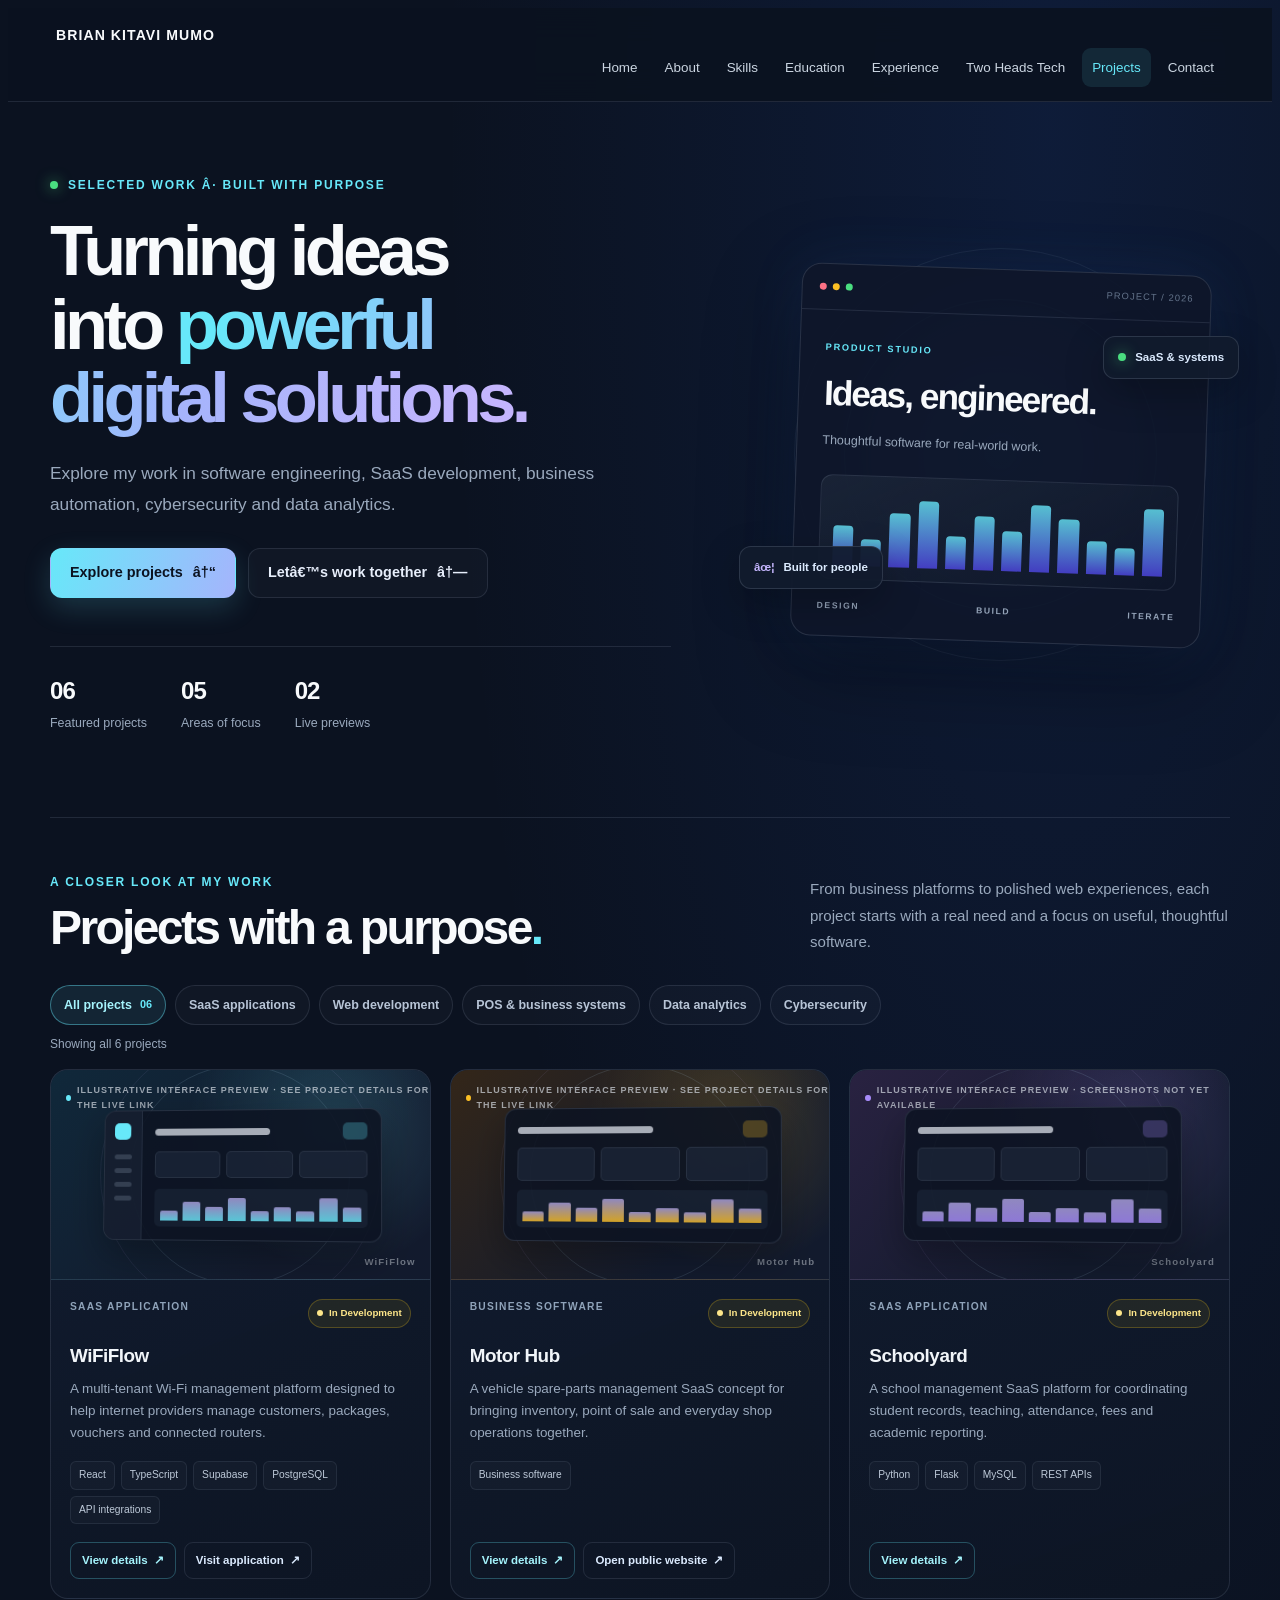
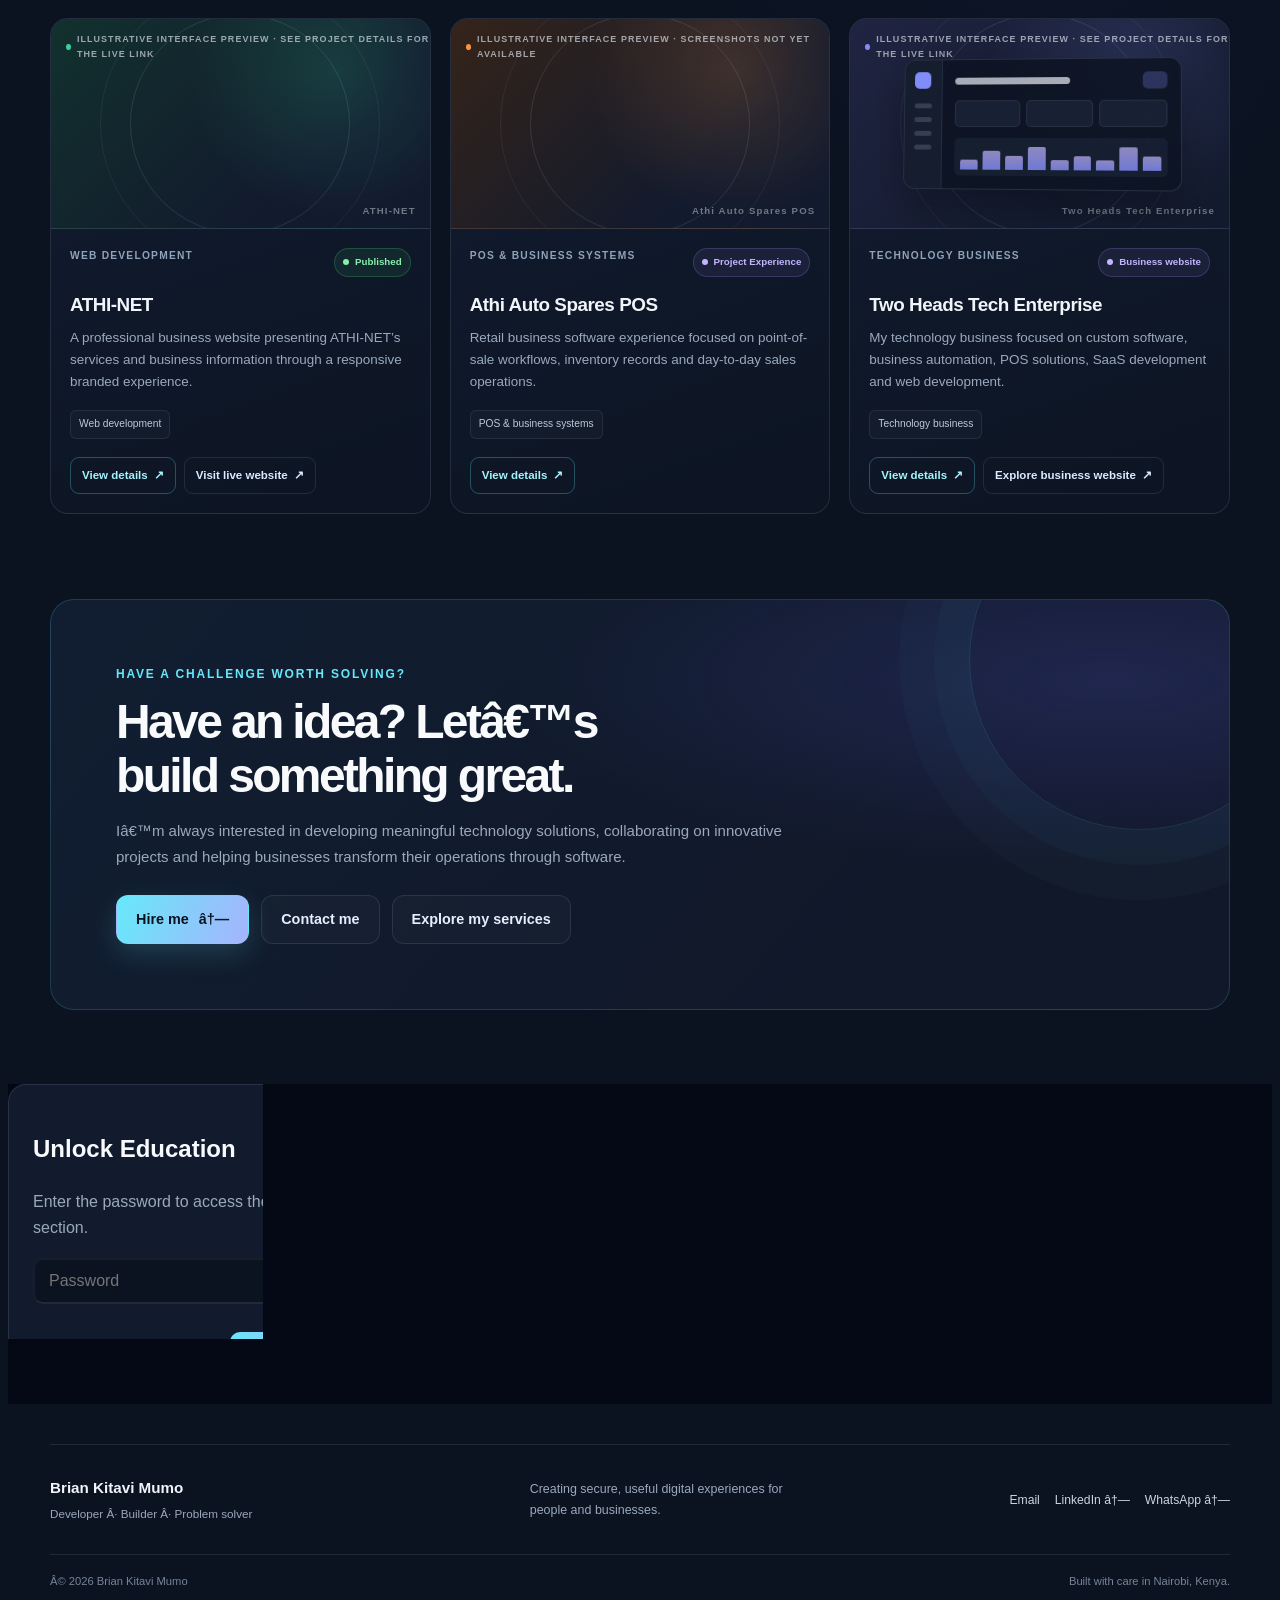
<file: Projects.html>
﻿<!DOCTYPE html>
<html lang="en">
<head>
  <meta charset="UTF-8" />
  <meta name="viewport" content="width=device-width, initial-scale=1" />
  <meta name="description" content="Explore software, SaaS, business systems and web projects by Brian Kitavi Mumo, full-stack developer and founder of Two Heads Tech Enterprise." />
  <meta name="theme-color" content="#0b1220" />
  <meta property="og:title" content="Projects | Brian Kitavi Mumo" />
  <meta property="og:description" content="Software engineering, SaaS development, business systems and web projects by Brian Kitavi Mumo." />
  <meta property="og:type" content="website" />
  <title>Projects | Brian Kitavi Mumo â€” Developer Portfolio</title>
  <link rel="stylesheet" href="css/site.css" />
  <link rel="stylesheet" href="css/portfolio-theme.css" />
  <link rel="stylesheet" href="css/projects.css" />
  <script src="js/projects.js" defer></script>
</head>
<body>
  <header class="navbar">
    <a class="brand projects-brand" href="index.html">BRIAN KITAVI MUMO</a>
    <nav aria-label="Main navigation">
      <a href="index.html">Home</a>
      <a href="about.html">About</a>
      <a href="skills.html">Skills</a>
      <a href="education.html">Education</a>
      <a href="experience.html">Experience</a>
      <a href="Twoheads.html">Two Heads Tech</a>
      <a href="Projects.html" aria-current="page">Projects</a>
      <a href="contact.html">Contact</a>
    </nav>
  </header>

  <main>
    <section class="projects-hero" aria-labelledby="projects-title">
      <div class="projects-hero-copy">
        <p class="eyebrow"><span class="status-pulse"></span> Selected work Â· Built with purpose</p>
        <h1 id="projects-title">Turning ideas into <span>powerful digital solutions.</span></h1>
        <p class="projects-hero-description">Explore my work in software engineering, SaaS development, business automation, cybersecurity and data analytics.</p>
        <div class="hero-actions">
          <a class="project-button project-button-primary" href="#project-list">Explore projects <span aria-hidden="true">â†“</span></a>
          <a class="project-button project-button-secondary" href="contact.html">Letâ€™s work together <span aria-hidden="true">â†—</span></a>
        </div>
        <div class="project-stats" aria-label="Portfolio overview">
          <div><strong>06</strong><span>Featured projects</span></div>
          <div><strong>05</strong><span>Areas of focus</span></div>
          <div><strong>02</strong><span>Live previews</span></div>
        </div>
      </div>
      <div class="hero-art" aria-hidden="true">
        <div class="orbit orbit-one"></div>
        <div class="orbit orbit-two"></div>
        <div class="hero-glow"></div>
        <div class="hero-window">
          <div class="window-top"><span></span><span></span><span></span><i>PROJECT / 2026</i></div>
          <div class="window-content">
            <div class="window-greeting"><span>PRODUCT STUDIO</span><strong>Ideas, engineered.</strong><small>Thoughtful software for real-world work.</small></div>
            <div class="window-chart"><span></span><span></span><span></span><span></span><span></span><span></span><span></span><span></span><span></span><span></span><span></span><span></span></div>
            <div class="window-bottom"><span>DESIGN</span><span>BUILD</span><span>ITERATE</span></div>
          </div>
        </div>
        <div class="floating-chip chip-one"><span class="chip-dot"></span> SaaS & systems</div>
        <div class="floating-chip chip-two"><span aria-hidden="true">âœ¦</span> Built for people</div>
      </div>
    </section>

    <section class="work-section" id="project-list" aria-labelledby="work-title">
      <div class="section-heading">
        <div>
          <p class="eyebrow">A closer look at my work</p>
          <h2 id="work-title">Projects with a purpose<span>.</span></h2>
        </div>
        <p>From business platforms to polished web experiences, each project starts with a real need and a focus on useful, thoughtful software.</p>
      </div>

      <div class="project-filters" role="group" aria-label="Filter projects by category">
        <button class="filter-button is-active" type="button" data-filter="all" aria-pressed="true">All projects <span>06</span></button>
        <button class="filter-button" type="button" data-filter="saas" aria-pressed="false">SaaS applications</button>
        <button class="filter-button" type="button" data-filter="web" aria-pressed="false">Web development</button>
        <button class="filter-button" type="button" data-filter="business" aria-pressed="false">POS & business systems</button>
        <button class="filter-button" type="button" data-filter="analytics" aria-pressed="false">Data analytics</button>
        <button class="filter-button" type="button" data-filter="security" aria-pressed="false">Cybersecurity</button>
      </div>
      <p class="filter-result" id="filter-result" aria-live="polite"></p>

      <div class="project-grid" id="project-grid" aria-live="polite"></div>
    </section>

    <section class="project-cta" aria-labelledby="project-cta-title">
      <div class="cta-orb" aria-hidden="true"></div>
      <p class="eyebrow">Have a challenge worth solving?</p>
      <h2 id="project-cta-title">Have an idea? Letâ€™s build something great.</h2>
      <p>Iâ€™m always interested in developing meaningful technology solutions, collaborating on innovative projects and helping businesses transform their operations through software.</p>
      <div class="cta-actions">
        <a class="project-button project-button-primary" href="contact.html">Hire me <span aria-hidden="true">â†—</span></a>
        <a class="project-button project-button-outline" href="contact.html">Contact me</a>
        <a class="project-button project-button-outline" href="Twoheads.html">Explore my services</a>
      </div>
    </section>
  </main>

  <div id="education-modal" class="modal-overlay hidden" aria-hidden="true">
    <div class="password-modal" role="dialog" aria-modal="true" aria-labelledby="education-password-title">
      <h2 id="education-password-title">Unlock Education</h2>
      <p>Enter the password to access the Education section.</p>
      <input id="education-password-input" type="password" placeholder="Password" autocomplete="off" />
      <p id="education-password-error" class="password-error" aria-live="polite"></p>
      <div class="modal-buttons">
        <button id="education-password-submit" class="unlock" type="button">Unlock</button>
        <button id="education-password-cancel" class="cancel" type="button">Cancel</button>
      </div>
    </div>
  </div>

  <footer class="projects-footer">
    <div class="footer-main">
      <a class="footer-brand" href="index.html">Brian Kitavi Mumo<span>Developer Â· Builder Â· Problem solver</span></a>
      <p>Creating secure, useful digital experiences for people and businesses.</p>
      <div class="footer-links" aria-label="Contact and social links">
        <a href="mailto:bmumo06@gmail.com">Email</a>
        <a href="https://www.linkedin.com/in/brian-kitavi-4831863a1/" target="_blank" rel="noopener noreferrer">LinkedIn <span aria-hidden="true">â†—</span></a>
        <a href="https://wa.me/254106552292" target="_blank" rel="noopener noreferrer">WhatsApp <span aria-hidden="true">â†—</span></a>
      </div>
    </div>
    <div class="footer-bottom">
      <span>Â© <span id="year"></span> Brian Kitavi Mumo</span>
      <span>Built with care in Nairobi, Kenya.</span>
    </div>
  </footer>

  <dialog class="project-dialog" id="project-dialog" aria-labelledby="dialog-title">
    <div class="dialog-shell">
      <button class="dialog-close" type="button" aria-label="Close project details">Ã—</button>
      <div class="dialog-visual" id="dialog-visual" aria-hidden="true"></div>
      <div class="dialog-content" id="dialog-content"></div>
    </div>
  </dialog>
</body>
</html>
</file>
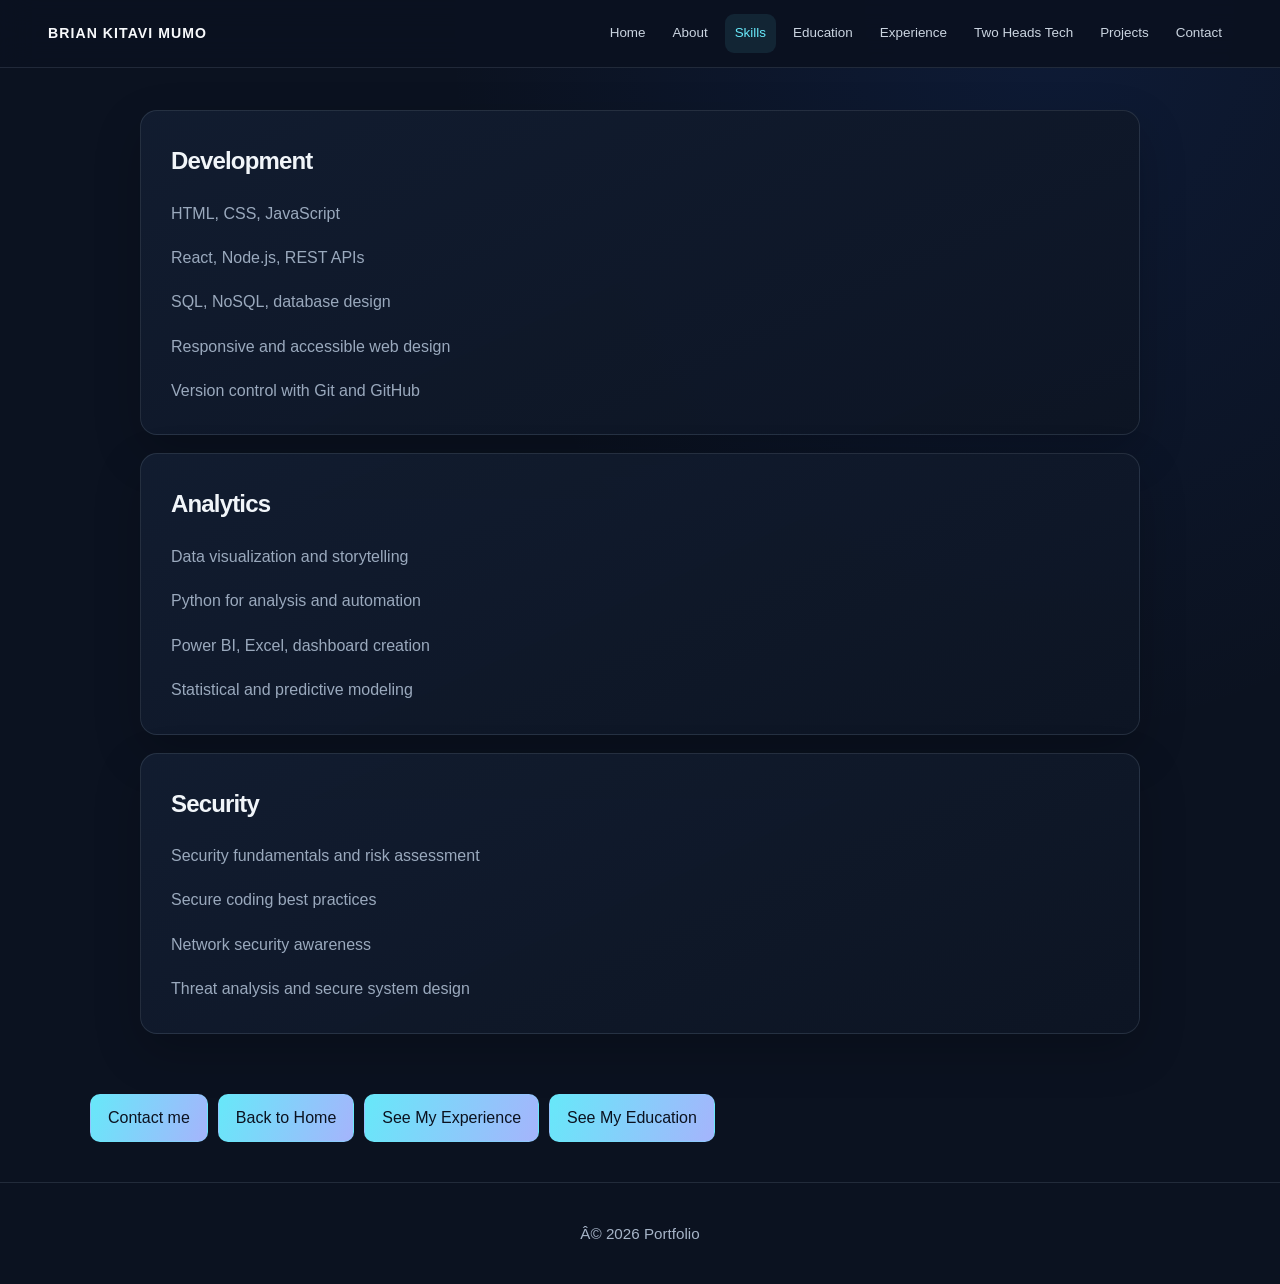
<file: skills.html>
﻿<!DOCTYPE html>
<html lang="en">
<head>
  <meta charset="utf-8" />
  <meta name="viewport" content="width=device-width, initial-scale=1" />
  <title>Skills | Brian Kitavi Mumo</title>
  <link rel="stylesheet" href="css/skills.css" />
  <link rel="stylesheet" href="css/site.css" />
  <link rel="stylesheet" href="css/portfolio-theme.css" />

</head>
<body>
  <header class="navbar">
    <a class="brand" href="index.html">BRIAN KITAVI MUMO</a>
    <nav aria-label="Main navigation">
      <a href="index.html">Home</a>
      <a href="about.html">About</a>
      <a href="skills.html" aria-current="page">Skills</a>
      <a href="education.html">Education</a>
      <a href="experience.html">Experience</a>
      <a href="Twoheads.html">Two Heads Tech</a>
      <a href="Projects.html">Projects</a>
      <a href="contact.html">Contact</a>
    </nav>
  </header>

  <main>
    <section class="section">
      <div class="card">
        <h2>Development</h2>
        <ol class="skill-list">
          <li>HTML, CSS, JavaScript</li>
          <li>React, Node.js, REST APIs</li>
          <li>SQL, NoSQL, database design</li>
          <li>Responsive and accessible web design</li>
          <li>Version control with Git and GitHub</li>
        </ol>
      </div>
      <div class="card">
        <h2>Analytics</h2>
        <ol class="skill-list">
          <li>Data visualization and storytelling</li>
          <li>Python for analysis and automation</li>
          <li>Power BI, Excel, dashboard creation</li>
          <li>Statistical and predictive modeling</li>
        </ol>
      </div>
      <div class="card">
        <h2>Security</h2>
        <ol class="skill-list">
          <li>Security fundamentals and risk assessment</li>
          <li>Secure coding best practices</li>
          <li>Network security awareness</li>
          <li>Threat analysis and secure system design</li>
        </ol>
      </div>
    </section>

    <div class="button-row">
      <button class="btn" type="button" data-action="contact">Contact me</button>
      <button class="btn" type="button" data-action="homepage">Back to Home</button>
      <button class="btn" type="button" data-action="experience">See My Experience</button>
      <button class="btn" type="button" data-action="education">See My Education</button>
    </div>
  </main>

  <div id="education-modal" class="modal-overlay hidden" aria-hidden="true">
    <div class="password-modal" role="dialog" aria-modal="true" aria-labelledby="password-modal-title">
      <h2 id="password-modal-title">Unlock Education</h2>
      <p>Enter the password to access the Education section.</p>
      <input id="education-password-input" type="password" placeholder="Password" autocomplete="off" />
      <p id="education-password-error" class="password-error"></p>
      <div class="modal-buttons">
        <button id="education-password-submit" class="unlock" type="button">Unlock</button>
        <button id="education-password-cancel" class="cancel" type="button">Cancel</button>
      </div>
    </div>
  </div>

  <footer>
    <p>Â© <span id="year"></span> Portfolio</p>
  </footer>

  <script src="js/skills.js"></script>
  
</body>
</html>
</file>
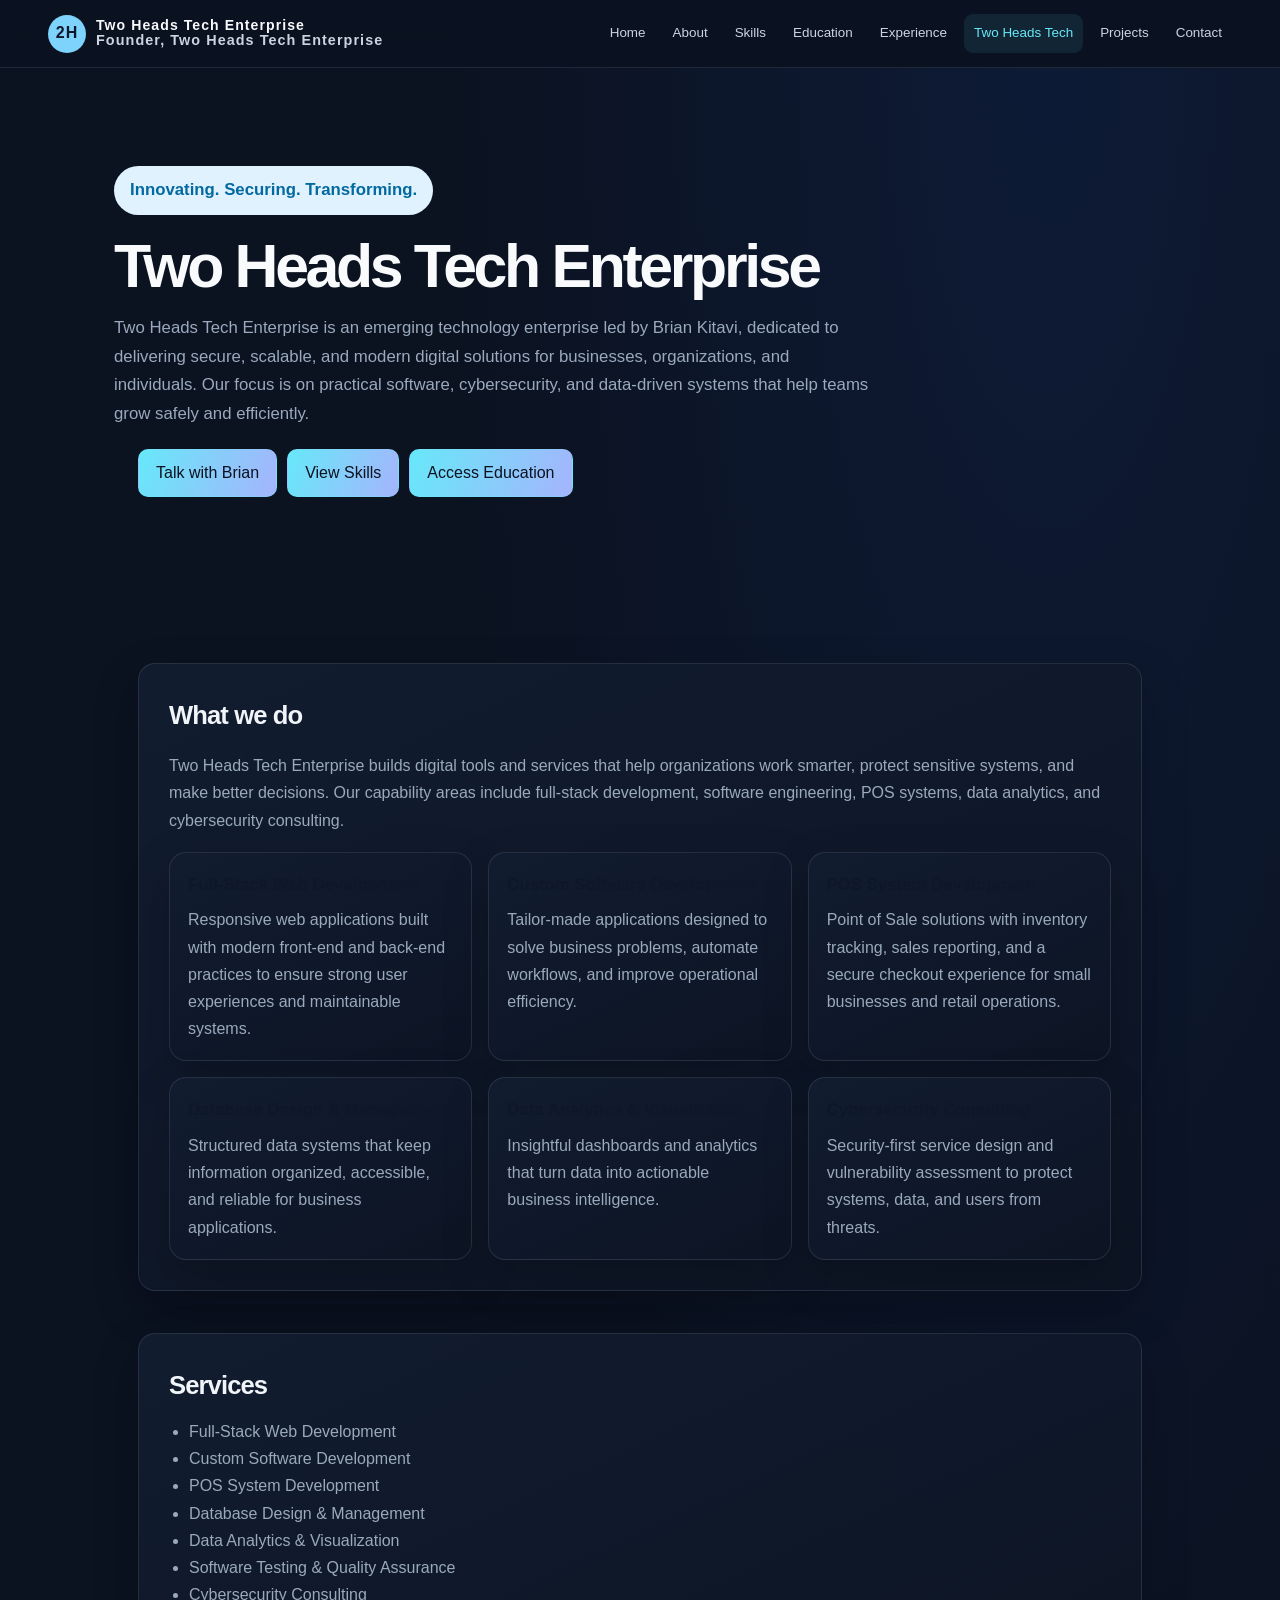
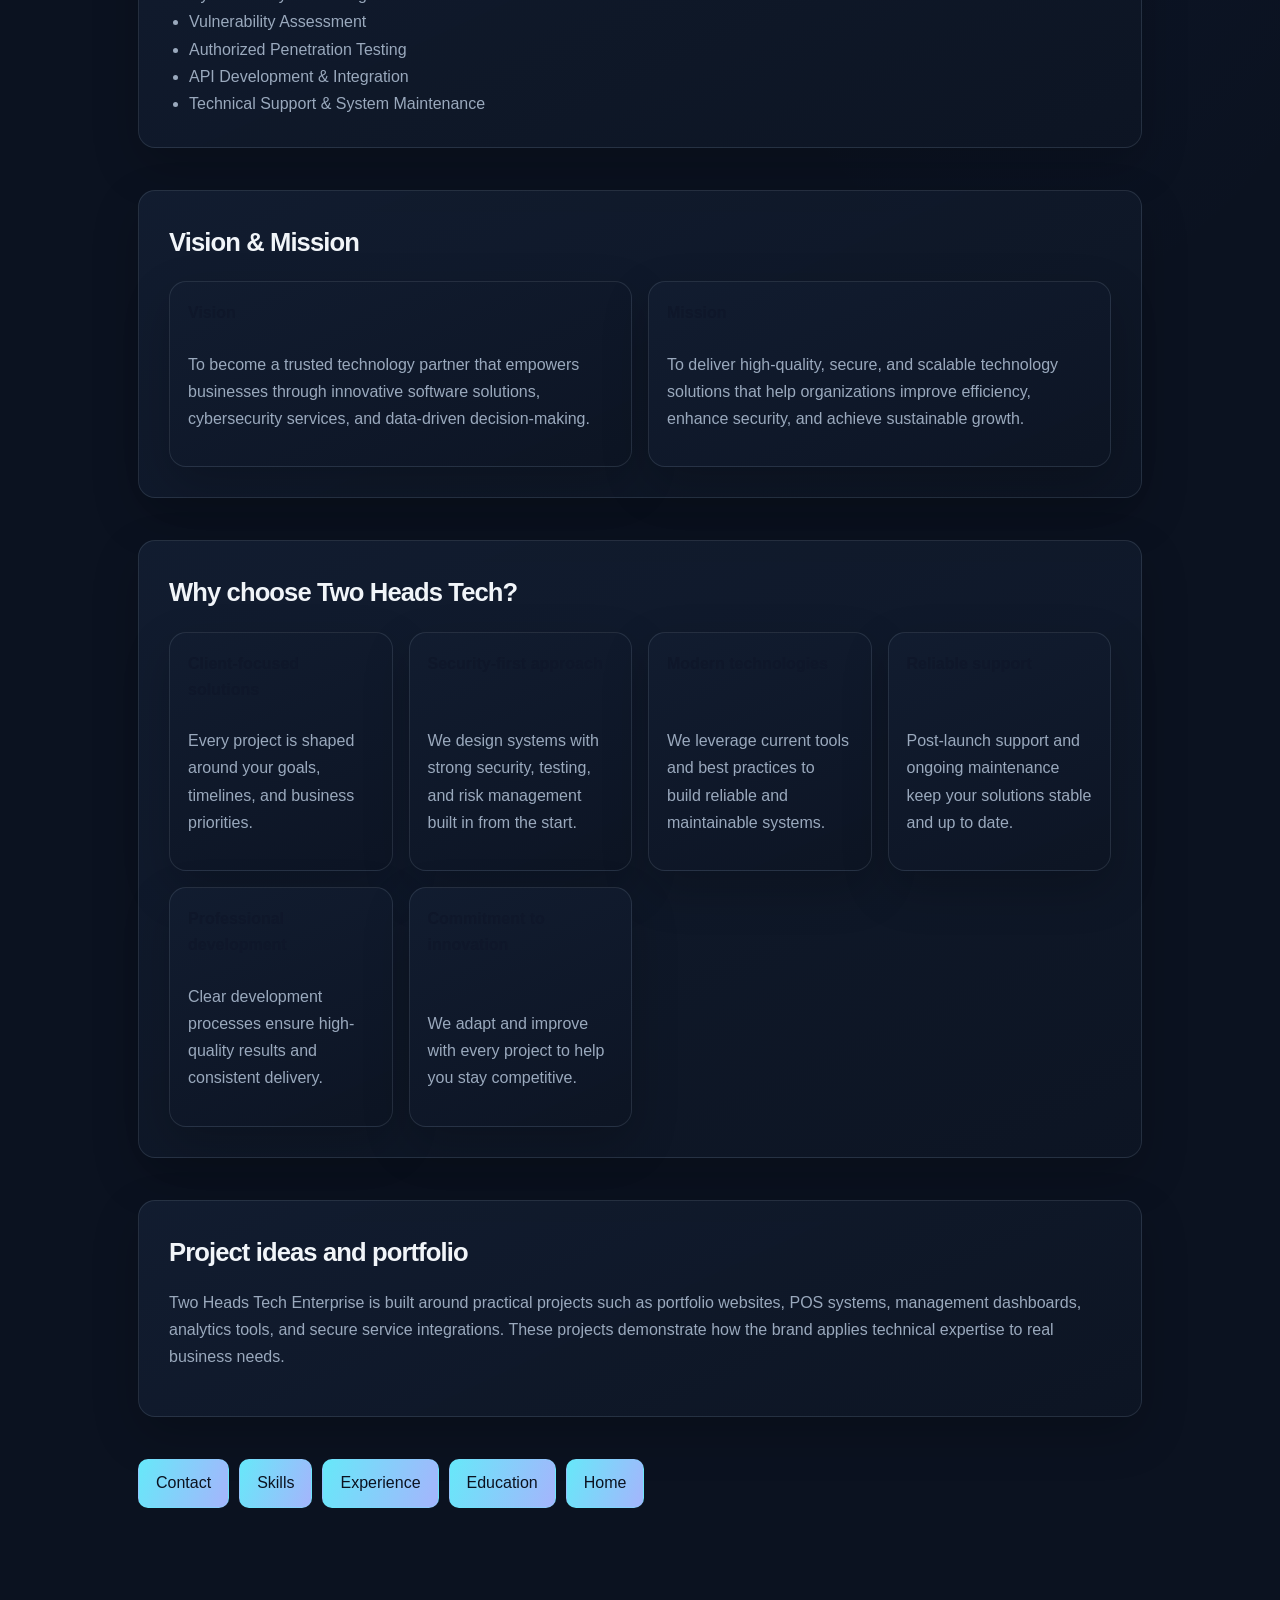
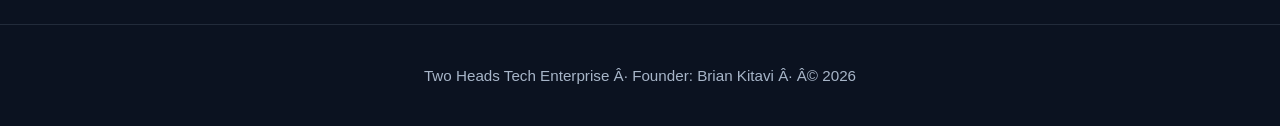
<file: Twoheads.html>
﻿<!DOCTYPE html>
<html lang="en">
<head>
  <meta charset="UTF-8" />
  <meta name="viewport" content="width=device-width, initial-scale=1.0" />
  <title>Two Heads Tech Enterprise</title>
  <link rel="stylesheet" href="css/Twoheads.css" />
  <link rel="stylesheet" href="css/site.css" />
  <link rel="stylesheet" href="css/portfolio-theme.css" />
</head>
<body>
  <header class="navbar">
    <div class="brand">
      <div class="brand-icon">2H</div>
      <div class="brand-text">
        <div>Two Heads Tech Enterprise</div>
        <span>Founder, Two Heads Tech Enterprise</span>
      </div>
    </div>
    <nav aria-label="Main navigation">
      <a href="index.html">Home</a>
      <a href="about.html">About</a>
      <a href="skills.html">Skills</a>
      <a href="education.html">Education</a>
      <a href="experience.html">Experience</a>
      <a href="Twoheads.html" aria-current="page">Two Heads Tech</a>
      <a href="Projects.html">Projects</a>
      <a href="contact.html">Contact</a>
    </nav>
  </header>

  <main>
    <section class="hero">
      <p class="tagline">Innovating. Securing. Transforming.</p>
      <h1>Two Heads Tech Enterprise</h1>
      <p>Two Heads Tech Enterprise is an emerging technology enterprise led by Brian Kitavi, dedicated to delivering secure, scalable, and modern digital solutions for businesses, organizations, and individuals. Our focus is on practical software, cybersecurity, and data-driven systems that help teams grow safely and efficiently.</p>
      <div class="btn-panel">
        <button class="btn" type="button" data-action="contact">Talk with Brian</button>
        <button class="btn" type="button" data-action="skills">View Skills</button>
        <button class="btn" type="button" data-action="education">Access Education</button>
      </div>
    </section>

    <section class="content">
      <div class="section card">
        <h2>What we do</h2>
        <p>Two Heads Tech Enterprise builds digital tools and services that help organizations work smarter, protect sensitive systems, and make better decisions. Our capability areas include full-stack development, software engineering, POS systems, data analytics, and cybersecurity consulting.</p>
        <div class="feature-list">
          <div class="feature-item">
            <h3>Full-Stack Web Development</h3>
            <p>Responsive web applications built with modern front-end and back-end practices to ensure strong user experiences and maintainable systems.</p>
          </div>
          <div class="feature-item">
            <h3>Custom Software Development</h3>
            <p>Tailor-made applications designed to solve business problems, automate workflows, and improve operational efficiency.</p>
          </div>
          <div class="feature-item">
            <h3>POS System Development</h3>
            <p>Point of Sale solutions with inventory tracking, sales reporting, and a secure checkout experience for small businesses and retail operations.</p>
          </div>
          <div class="feature-item">
            <h3>Database Design & Management</h3>
            <p>Structured data systems that keep information organized, accessible, and reliable for business applications.</p>
          </div>
          <div class="feature-item">
            <h3>Data Analytics & Visualization</h3>
            <p>Insightful dashboards and analytics that turn data into actionable business intelligence.</p>
          </div>
          <div class="feature-item">
            <h3>Cybersecurity Consulting</h3>
            <p>Security-first service design and vulnerability assessment to protect systems, data, and users from threats.</p>
          </div>
        </div>
      </div>

      <div class="section card">
        <h2>Services</h2>
        <ul>
          <li>Full-Stack Web Development</li>
          <li>Custom Software Development</li>
          <li>POS System Development</li>
          <li>Database Design & Management</li>
          <li>Data Analytics & Visualization</li>
          <li>Software Testing & Quality Assurance</li>
          <li>Cybersecurity Consulting</li>
          <li>Vulnerability Assessment</li>
          <li>Authorized Penetration Testing</li>
          <li>API Development & Integration</li>
          <li>Technical Support & System Maintenance</li>
        </ul>
      </div>

      <div class="section card">
        <h2>Vision & Mission</h2>
        <div class="highlight-grid">
          <div class="highlight">
            <strong>Vision</strong>
            <p>To become a trusted technology partner that empowers businesses through innovative software solutions, cybersecurity services, and data-driven decision-making.</p>
          </div>
          <div class="highlight">
            <strong>Mission</strong>
            <p>To deliver high-quality, secure, and scalable technology solutions that help organizations improve efficiency, enhance security, and achieve sustainable growth.</p>
          </div>
        </div>
      </div>

      <div class="section card">
        <h2>Why choose Two Heads Tech?</h2>
        <div class="highlight-grid">
          <div class="highlight">
            <strong>Client-focused solutions</strong>
            <p>Every project is shaped around your goals, timelines, and business priorities.</p>
          </div>
          <div class="highlight">
            <strong>Security-first approach</strong>
            <p>We design systems with strong security, testing, and risk management built in from the start.</p>
          </div>
          <div class="highlight">
            <strong>Modern technologies</strong>
            <p>We leverage current tools and best practices to build reliable and maintainable systems.</p>
          </div>
          <div class="highlight">
            <strong>Reliable support</strong>
            <p>Post-launch support and ongoing maintenance keep your solutions stable and up to date.</p>
          </div>
          <div class="highlight">
            <strong>Professional development</strong>
            <p>Clear development processes ensure high-quality results and consistent delivery.</p>
          </div>
          <div class="highlight">
            <strong>Commitment to innovation</strong>
            <p>We adapt and improve with every project to help you stay competitive.</p>
          </div>
        </div>
      </div>

      <div class="section card">
        <h2>Project ideas and portfolio</h2>
        <p>Two Heads Tech Enterprise is built around practical projects such as portfolio websites, POS systems, management dashboards, analytics tools, and secure service integrations. These projects demonstrate how the brand applies technical expertise to real business needs.</p>
      </div>

      <div class="button-row">
        <button class="btn" type="button" data-action="contact">Contact</button>
        <button class="btn" type="button" data-action="skills">Skills</button>
        <button class="btn" type="button" data-action="experience">Experience</button>
        <button class="btn" type="button" data-action="education">Education</button>
        <button class="btn" type="button" data-action="homepage">Home</button>
      </div>
    </section>
  </main>

  <div id="education-modal" class="modal-overlay hidden" aria-hidden="true">
    <div class="password-modal" role="dialog" aria-modal="true" aria-labelledby="password-modal-title">
      <h2 id="password-modal-title">Unlock Education</h2>
      <p>Enter the password to access the Education section.</p>
      <input id="education-password-input" type="password" placeholder="Password" autocomplete="off" />
      <p id="education-password-error" class="password-error"></p>
      <div class="modal-buttons">
        <button id="education-password-submit" class="unlock" type="button">Unlock</button>
        <button id="education-password-cancel" class="cancel" type="button">Cancel</button>
      </div>
    </div>
  </div>

  <footer>
    <p>Two Heads Tech Enterprise Â· Founder: Brian Kitavi Â· Â© <span id="year"></span></p>
  </footer>

  <script src="js/Twoheads.js"></script>
</body>
</html>
</file>
<file: css/Homepage.css>
body {
      margin: 0;
      font-family: Arial, sans-serif;
      background: #f4f7fb;
      color: #1f2937;
    }
    .navbar {
      display: flex;
      justify-content: space-between;
      align-items: center;
      padding: 18px 24px;
      background: #0f172a;
      color: #fff;
    }
    .navbar .brand {
      font-size: 1.1rem;
      font-weight: 700;
      display: flex;
      align-items: center;
      gap: 6px;
    }
    .animated-name {
      color: #7dd3fc;
      position: relative;
      display: inline-block;
    }
    .animated-name::after {
      content: '|';
      display: inline-block;
      margin-left: 4px;
      animation: blink 1s infinite;
    }
    @keyframes blink {
      0%, 50% { opacity: 1; }
      51%, 100% { opacity: 0; }
    }
    .navbar nav a {
      color: #e2f0e9;
      text-decoration: none;
      margin-left: 18px;
      font-size: 0.95rem;
    }
    .navbar nav a:hover {
      color: #7dd3fc;
    }
    .hero {
      max-width: 1100px;
      margin: 0 auto;
      padding: 64px 24px;
      text-align: center;
    }
    .hero h1 {
      font-size: 2.6rem;
      margin: 0 0 16px;
      line-height: 1.1;
    }
    .hero p {
      max-width: 720px;
      margin: 0 auto 24px;
      color: #475569;
      line-height: 1.7;
    }
    .overview {
      max-width: 1100px;
      margin: 0 auto 40px;
      padding: 0 24px;
    }
    .overview h2 {
      margin-top: 0;
      font-size: 1.8rem;
      color: #0f172a;
    }
    .overview p {
      color: #475569;
      line-height: 1.7;
      margin-bottom: 0;
    }
    .gallery {
      max-width: 1100px;
      margin: 0 auto 40px;
      padding: 0 24px;
      display: grid;
      grid-template-columns: repeat(auto-fit, minmax(240px, 1fr));
      gap: 20px;
    }
    .gallery-item {
      background: #fff;
      border-radius: 16px;
      overflow: hidden;
      box-shadow: 0 12px 30px rgba(15, 23, 42, 0.08);
      transition: transform 0.25s ease, box-shadow 0.25s ease;
      text-decoration: none;
      color: inherit;
      cursor: pointer;
      padding: 24px 16px;
      min-height: 180px;
      display: flex;
      flex-direction: column;
      justify-content: center;
      align-items: center;
      text-align: center;
    }
    .gallery-item:hover {
      transform: translateY(-6px);
      box-shadow: 0 18px 40px rgba(15, 23, 42, 0.12);
    }
    .gallery-item .lock-icon {
      font-size: 2.4rem;
      margin-bottom: 14px;
    }
    .gallery-item .card-title {
      font-size: 1rem;
      font-weight: 700;
      color: #0f172a;
    }
    .gallery-item .card-text {
      margin-top: 8px;
      color: #475569;
      font-size: 0.95rem;
    }
    .card-form {
      width: 100%;
      margin-top: 18px;
      display: flex;
      flex-direction: column;
      gap: 10px;
      align-items: stretch;
    }
    .card-form input {
      width: 100%;
      padding: 12px 14px;
      border: 1px solid #cbd5e1;
      border-radius: 12px;
      font-size: 1rem;
      box-sizing: border-box;
    }
    .card-form button {
      padding: 12px 16px;
      font-size: 0.95rem;
      border-radius: 10px;
      border: none;
      cursor: pointer;
    }
    .card-form .unlock-button {
      background: #0f172a;
      color: #fff;
    }
    .card-form .cancel-button {
      background: #e2e8f0;
      color: #0f172a;
    }
    .card-form .password-message {
      margin: 0;
      color: #b91c1c;
      min-height: 1.2rem;
      font-size: 0.95rem;
    }
    .card-form a {
      display: none;
    }
    .btn-panel {
      max-width: 1100px;
      max-width: 1100px;
      margin: 0 auto 40px;
      padding: 24px;
      display: flex;
      gap: 12px;
      flex-wrap: wrap;
      justify-content: center;
    }
    .btn-panel button {
      padding: 10px 20px;
      background: #0f172a;
      color: #fff;
      border: none;
      border-radius: 8px;
      cursor: pointer;
      font-size: 0.95rem;
      transition: background 0.25s ease;
    }
    .btn-panel button:hover {
      background: #1e293b;
    }
    footer {
      background: #0f172a;
      color: #cbd5e1;
      padding: 24px;
      text-align: center;
      font-size: 0.95rem;
    }

    /* Education password modal */
    .modal-overlay {
      position: fixed;
      inset: 0;
      display: flex;
      align-items: center;
      justify-content: center;
      background: rgba(15, 23, 42, 0.76);
      padding: 20px;
      z-index: 9999;
    }
    .modal-overlay.hidden { display: none; }
    .password-modal {
      width: 100%;
      max-width: 420px;
      background: #fff;
      border-radius: 18px;
      padding: 24px;
      box-shadow: 0 20px 50px rgba(15, 23, 42, 0.22);
    }
    .password-modal h2 { margin: 0 0 12px; font-size: 1.3rem; color: #0f172a; }
    .password-modal p { margin: 0 0 18px; color: #475569; line-height: 1.5; }
    .password-modal input {
      width: 100%;
      padding: 12px 14px;
      border: 1px solid #cbd5e1;
      border-radius: 12px;
      font-size: 1rem;
      margin-bottom: 12px;
      box-sizing: border-box;
    }
    .password-modal .modal-buttons {
      display: flex;
      gap: 10px;
      justify-content: flex-end;
      flex-wrap: wrap;
    }
    .password-modal button {
      border: none;
      padding: 12px 16px;
      border-radius: 12px;
      cursor: pointer;
      font-weight: 700;
      font-size: 0.95rem;
    }
    .password-modal .unlock {
      background: #0f172a;
      color: #fff;
    }
    .password-modal .cancel {
      background: #e5e7eb;
      color: #0f172a;
    }
    .password-modal .password-error {
      margin: 0;
      min-height: 1.2rem;
      color: #b91c1c;
      font-size: 0.95rem;
    }
</file>
<file: css/site.css>
:root {
  color-scheme: light;
  --color-ink: #172554;
  --color-text: #334155;
  --color-muted: #64748b;
  --color-accent: #0284c7;
  --color-accent-dark: #0369a1;
  --color-surface: #fff;
  --color-border: #dbe5f0;
  --shadow-card: 0 16px 40px rgba(15, 23, 42, 0.08);
}

*,
*::before,
*::after {
  box-sizing: border-box;
}

html {
  min-width: 320px;
  scroll-behavior: smooth;
}

body {
  min-height: 100vh;
  background:
    radial-gradient(ellipse at 10% 0%, rgba(186, 230, 253, 0.32), transparent 35rem),
    #f4f7fb;
  color: var(--color-text);
  font-family: Inter, "Segoe UI", Arial, sans-serif;
  line-height: 1.65;
  -webkit-font-smoothing: antialiased;
}

img,
svg,
video {
  max-width: 100%;
}

.navbar {
  gap: 20px;
  padding: 16px clamp(18px, 4vw, 48px);
  background: rgba(15, 23, 42, 0.97);
  box-shadow: 0 8px 26px rgba(15, 23, 42, 0.14);
}

.navbar .brand {
  flex: 0 0 auto;
  letter-spacing: 0.035em;
}

.navbar nav {
  display: flex;
  flex-wrap: wrap;
  justify-content: flex-end;
  gap: 4px 8px;
}

.navbar nav a {
  display: inline-flex;
  align-items: center;
  min-height: 40px;
  margin-left: 0;
  padding: 7px 10px;
  border-radius: 9px;
  color: #e2e8f0;
  transition: background-color 160ms ease, color 160ms ease;
}

.navbar nav a:hover,
.navbar nav a:focus-visible {
  background: rgba(125, 211, 252, 0.12);
  color: #7dd3fc;
}

.hero {
  padding-block: clamp(42px, 8vw, 88px);
}

.hero h1 {
  color: var(--color-ink);
  font-size: clamp(2rem, 5vw, 3.65rem);
  letter-spacing: -0.045em;
  text-wrap: balance;
}

.hero h2,
.overview h2,
.section h2,
.card h1,
.card h2 {
  color: var(--color-ink);
  letter-spacing: -0.025em;
  text-wrap: balance;
}

.hero p,
.overview p,
.section p,
.card p {
  color: var(--color-muted);
}

.overview,
.content,
.gallery,
.section {
  width: min(100% - 40px, 1100px);
}

.overview {
  padding-inline: 0;
}

.section {
  padding-inline: 0;
}

.card,
.feature-item,
.highlight,
.gallery-item {
  border: 1px solid rgba(219, 229, 240, 0.85);
  box-shadow: var(--shadow-card);
}

.card {
  border-radius: 20px;
  background: rgba(255, 255, 255, 0.94);
}

.feature-item,
.highlight {
  border-radius: 16px;
  transition: transform 180ms ease, box-shadow 180ms ease;
}

.feature-item:hover,
.highlight:hover {
  transform: translateY(-3px);
  box-shadow: 0 18px 38px rgba(15, 23, 42, 0.11);
}

.btn,
.btn-panel button,
.card-form button {
  min-height: 44px;
  font-weight: 700;
  transition: transform 160ms ease, background-color 160ms ease, box-shadow 160ms ease;
}

.btn:hover,
.btn-panel button:hover,
.card-form button:hover {
  transform: translateY(-2px);
  box-shadow: 0 8px 18px rgba(2, 132, 199, 0.2);
}

.btn:focus-visible,
.btn-panel button:focus-visible,
.card-form button:focus-visible,
.password-modal button:focus-visible,
.navbar a:focus-visible {
  outline: 3px solid #38bdf8;
  outline-offset: 3px;
}

.gallery-item {
  border-radius: 18px;
}

.education-table {
  overflow: hidden;
  border-radius: 12px;
}

.education-table th {
  background: #eff6ff;
}

.education-table tr:last-child td {
  border-bottom: 0;
}

.contact-list li {
  overflow-wrap: anywhere;
}

.contact-list a {
  color: var(--color-accent-dark);
  font-weight: 600;
}

.modal-overlay {
  overflow-y: auto;
  backdrop-filter: blur(5px);
}

.password-modal {
  border: 1px solid var(--color-border);
  border-radius: 20px;
}

footer {
  margin-top: 40px;
}

@media (min-width: 1200px) {
  .navbar {
    padding-inline: max(48px, calc((100vw - 1200px) / 2));
  }
}

@media (max-width: 900px) {
  .navbar {
    align-items: flex-start;
  }

  .navbar nav {
    gap: 2px;
  }

  .navbar nav a {
    padding-inline: 8px;
    font-size: 0.9rem;
  }

  .education-table th,
  .education-table td {
    padding: 12px;
  }
}

@media (max-width: 640px) {
  .navbar {
    position: relative;
    flex-direction: column;
    align-items: stretch;
    gap: 10px;
    padding: 16px 18px;
  }

  .navbar nav {
    display: grid;
    grid-template-columns: repeat(2, minmax(0, 1fr));
    justify-content: stretch;
    gap: 4px;
    width: 100%;
  }

  .navbar nav a {
    justify-content: center;
    min-width: 0;
    min-height: 42px;
    padding-inline: 6px;
    text-align: center;
    font-size: 0.88rem;
  }

  .brand-text span {
    font-size: 0.82rem;
  }

  .hero {
    padding: 40px 20px;
  }

  .hero h1 {
    font-size: clamp(1.9rem, 9vw, 2.65rem);
    line-height: 1.12;
  }

  .hero h2 {
    font-size: 1.2rem;
  }

  .overview,
  .content,
  .gallery,
  .section {
    width: min(100% - 32px, 1100px);
  }

  .overview {
    margin-bottom: 28px;
  }

  .card {
    padding: 20px;
    border-radius: 16px;
  }

  .highlight-grid,
  .feature-list {
    grid-template-columns: minmax(0, 1fr);
  }

  .btn-panel,
  .button-row {
    justify-content: stretch;
  }

  .btn-panel button,
  .button-row .btn {
    flex: 1 1 100%;
  }

  .education-table {
    display: block;
    width: 100%;
    overflow: visible;
    white-space: normal;
  }

  .education-table thead,
  .education-table tbody {
    display: block;
  }

  .education-table tr {
    display: grid;
    grid-template-columns: minmax(0, 1fr) auto;
    align-items: start;
  }

  .education-table th,
  .education-table td {
    min-width: 0;
  }

  .education-table td:first-child {
    overflow-wrap: anywhere;
  }

  .education-table th,
  .education-table td {
    padding: 10px;
    font-size: 0.9rem;
  }

  .education-duration {
    width: auto;
    min-width: 0;
  }

  .modal-overlay {
    align-items: flex-start;
    padding: 16px;
  }

  .password-modal {
    margin-block: auto;
    padding: 20px;
  }

  .password-modal .modal-buttons {
    display: grid;
    grid-template-columns: 1fr 1fr;
  }

  .password-modal button {
    min-height: 44px;
  }

  footer {
    margin-top: 28px;
    padding: 20px 16px;
  }
}

@media (max-width: 380px) {
  .navbar nav {
    grid-template-columns: 1fr 1fr;
  }

  .navbar nav a {
    font-size: 0.82rem;
  }

  .gallery {
    grid-template-columns: minmax(0, 1fr);
  }
}

@media (prefers-reduced-motion: reduce) {
  *,
  *::before,
  *::after {
    scroll-behavior: auto !important;
    animation-duration: 0.01ms !important;
    animation-iteration-count: 1 !important;
    transition-duration: 0.01ms !important;
  }
}
</file>
<file: css/portfolio-theme.css>
:root {
  color-scheme: dark;
  --portfolio-bg: #0b1220;
  --portfolio-surface: #111b2d;
  --portfolio-surface-raised: #152238;
  --portfolio-text: #e7eefb;
  --portfolio-muted: #9aa9bd;
  --portfolio-accent: #67e8f9;
  --portfolio-border: rgba(148, 163, 184, 0.17);
  --portfolio-shadow: 0 18px 48px rgba(0, 0, 0, 0.2);
}

body {
  min-height: 100vh;
  background:
    radial-gradient(ellipse at 82% 0%, rgba(37, 99, 235, 0.11), transparent 38rem),
    var(--portfolio-bg);
  color: var(--portfolio-text);
}

.navbar {
  position: sticky;
  top: 0;
  z-index: 20;
  gap: 20px;
  padding: 14px clamp(18px, 4vw, 48px);
  border-bottom: 1px solid var(--portfolio-border);
  background: rgba(11, 18, 32, 0.94);
  box-shadow: none;
  backdrop-filter: blur(16px);
}

.navbar .brand {
  flex: 0 0 auto;
  color: #f8fafc;
  font-size: 0.88rem;
  font-weight: 800;
  letter-spacing: 0.075em;
  text-decoration: none;
}

.navbar nav {
  display: flex;
  flex-wrap: wrap;
  justify-content: flex-end;
  gap: 4px 7px;
}

.navbar nav a {
  display: inline-flex;
  min-height: 39px;
  align-items: center;
  margin: 0;
  padding: 7px 10px;
  border-radius: 9px;
  color: #cbd5e1;
  font-size: 0.84rem;
  text-decoration: none;
  transition: background-color 160ms ease, color 160ms ease;
}

.navbar nav a:hover,
.navbar nav a:focus-visible,
.navbar nav a[aria-current="page"] {
  background: rgba(103, 232, 249, 0.09);
  color: var(--portfolio-accent);
}

main {
  min-height: 55vh;
}

.hero {
  width: min(100% - 48px, 1100px);
  margin-inline: auto;
  padding-block: clamp(52px, 8vw, 88px);
}

.hero h1 {
  color: #f8fafc;
  font-size: clamp(2.2rem, 5vw, 3.8rem);
  letter-spacing: -0.055em;
  text-wrap: balance;
}

.hero h2,
.overview h1,
.overview h2,
.section h1,
.section h2,
.card h1,
.card h2 {
  color: #f1f5f9;
  letter-spacing: -0.035em;
  text-wrap: balance;
}

.hero p,
.overview,
.overview p,
.section p,
.section li,
.card p,
.card li {
  color: var(--portfolio-muted);
}

.overview,
.content,
.gallery,
.section {
  width: min(100% - 48px, 1100px);
}

.section {
  margin: 42px auto;
  padding-inline: 0;
}

.card,
.feature-item,
.highlight,
.gallery-item {
  border: 1px solid var(--portfolio-border);
  border-radius: 17px;
  background: linear-gradient(155deg, rgba(18, 29, 48, 0.97), rgba(13, 21, 36, 0.98));
  box-shadow: var(--portfolio-shadow);
}

.card {
  padding: clamp(21px, 4vw, 30px);
}

.feature-item,
.highlight,
.gallery-item {
  transition: transform 180ms ease, border-color 180ms ease, box-shadow 180ms ease;
}

.feature-item:hover,
.highlight:hover,
.gallery-item:hover {
  transform: translateY(-3px);
  border-color: rgba(103, 232, 249, 0.3);
  box-shadow: 0 20px 46px rgba(0, 0, 0, 0.25);
}

.btn,
.btn-panel button,
.card-form button,
.button-row button {
  min-height: 44px;
  border: 1px solid rgba(103, 232, 249, 0.24);
  border-radius: 10px;
  background: linear-gradient(110deg, #67e8f9, #a5b4fc);
  color: #0b1220;
  font-weight: 750;
  transition: transform 160ms ease, box-shadow 160ms ease, filter 160ms ease;
}

.btn:hover,
.btn-panel button:hover,
.card-form button:hover,
.button-row button:hover {
  transform: translateY(-2px);
  box-shadow: 0 10px 24px rgba(103, 232, 249, 0.17);
  filter: brightness(1.04);
}

.btn-panel,
.button-row,
.buttons {
  display: flex;
  width: min(100% - 48px, 1100px);
  flex-wrap: wrap;
  justify-content: flex-start;
  gap: 10px;
  margin: 0 auto 36px;
  padding: 0;
}

.btn-panel button,
.button-row button,
.buttons button {
  padding: 10px 17px;
  cursor: pointer;
  font: inherit;
}

.gallery-item {
  color: var(--portfolio-text);
}

.gallery-item .card-title {
  color: #f1f5f9;
}

.gallery-item .card-text {
  color: var(--portfolio-muted);
}

.education-table th {
  background: rgba(103, 232, 249, 0.08);
  color: #e2e8f0;
}

.education-table td {
  color: var(--portfolio-muted);
}

.education-table td strong {
  color: #f1f5f9;
}

.contact-list li,
.contact-list a {
  color: #cbd5e1;
}

.contact-list a:hover {
  color: var(--portfolio-accent);
}

footer:not(.projects-footer):not(.experience-footer) {
  margin-top: 40px;
  padding: 23px 20px;
  border-top: 1px solid var(--portfolio-border);
  background: rgba(11, 18, 32, 0.85);
  color: #a7b5c8;
}

.modal-overlay {
  overflow-y: auto;
  background: rgba(3, 7, 18, 0.78);
  backdrop-filter: blur(6px);
}

.modal-overlay:not(.hidden) {
  position: fixed;
  inset: 0;
  z-index: 9999;
  display: flex;
  align-items: center;
  justify-content: center;
  padding: 20px;
}

.password-modal {
  width: min(100%, 420px);
  padding: 24px;
  border: 1px solid var(--portfolio-border);
  border-radius: 18px;
  background: #111b2d;
  color: var(--portfolio-text);
  box-shadow: 0 25px 70px rgba(0, 0, 0, 0.42);
}

.password-modal h2 {
  color: #f8fafc;
}

.password-modal p {
  color: var(--portfolio-muted);
}

.password-modal input {
  width: 100%;
  margin-bottom: 12px;
  padding: 12px 14px;
  border-color: var(--portfolio-border);
  border-radius: 10px;
  background: #0b1220;
  color: var(--portfolio-text);
  font-size: 1rem;
  box-sizing: border-box;
}

.password-modal .modal-buttons {
  display: flex;
  flex-wrap: wrap;
  justify-content: flex-end;
  gap: 10px;
}

.password-modal button {
  min-height: 44px;
  padding: 11px 16px;
  border: 1px solid transparent;
  border-radius: 10px;
  cursor: pointer;
  font: inherit;
  font-size: 0.9rem;
  font-weight: 750;
  transition: transform 160ms ease, box-shadow 160ms ease, background 160ms ease;
}

.password-modal button:hover {
  transform: translateY(-1px);
}

.password-modal .unlock {
  background: linear-gradient(110deg, #67e8f9, #a5b4fc);
  color: #0b1220;
}

.password-modal .cancel {
  border-color: var(--portfolio-border);
  background: #1e293b;
  color: #e2e8f0;
}

@media (max-width: 640px) {
  .modal-overlay:not(.hidden) {
    align-items: flex-start;
    padding: 16px;
  }

  .password-modal {
    margin-block: auto;
    padding: 20px;
  }

  .password-modal .modal-buttons {
    display: grid;
    grid-template-columns: 1fr 1fr;
  }
}

:is(a, button, input):focus-visible {
  outline: 3px solid #38bdf8;
  outline-offset: 3px;
}

@media (max-width: 900px) {
  .navbar {
    align-items: flex-start;
  }

  .navbar nav {
    gap: 2px 4px;
  }

  .navbar nav a {
    padding-inline: 8px;
    font-size: 0.8rem;
  }
}

@media (max-width: 640px) {
  .navbar {
    position: relative;
    flex-direction: column;
    align-items: stretch;
    gap: 8px;
    padding: 14px 16px;
  }

  .navbar nav {
    display: grid;
    width: 100%;
    grid-template-columns: repeat(2, minmax(0, 1fr));
    gap: 4px;
  }

  .navbar nav a {
    justify-content: center;
    min-width: 0;
    min-height: 41px;
    padding-inline: 5px;
    font-size: 0.83rem;
    text-align: center;
  }

  .overview,
  .content,
  .gallery,
  .section,
  .hero,
  .btn-panel,
  .button-row,
  .buttons {
    width: min(100% - 32px, 1100px);
  }

  .section {
    margin-block: 28px;
  }

  .btn-panel,
  .button-row,
  .buttons {
    justify-content: stretch;
  }

  .btn-panel button,
  .button-row button,
  .buttons button {
    flex: 1 1 100%;
  }
}

@media (prefers-reduced-motion: reduce) {
  *,
  *::before,
  *::after {
    scroll-behavior: auto !important;
    animation-duration: 0.01ms !important;
    animation-iteration-count: 1 !important;
    transition-duration: 0.01ms !important;
  }
}
</file>
<file: css/about.css>
body {
      margin: 0;
      font-family: Arial, sans-serif;
      background: #f4f7fb;
      color: #1f2937;
    }
    .navbar {
      display: flex;
      justify-content: space-between;
      align-items: center;
      padding: 18px 24px;
      background: #0f172a;
      color: #fff;
      position: sticky;
      top: 0;
      z-index: 10;
    }
    .navbar .brand {
      font-size: 1.2rem;
      font-weight: 700;
    }
    .navbar nav a {
      color: #e2f0e9;
      text-decoration: none;
      margin-left: 20px;
      font-size: 0.95rem;
    }
    .navbar nav a:hover { color: #7dd3fc; }
    .section { max-width: 900px; margin: 48px auto; padding: 0 24px; }
    .card { background:#fff; border-radius:12px; padding:24px; box-shadow:0 8px 20px rgba(0,0,0,0.06);} 
    .btn {
      display: inline-flex;
      align-items: center;
      justify-content: center;
      border: none;
      background: #0f172a;
      color: #fff;
      padding: 14px 22px;
      border-radius: 999px;
      font-size: 0.95rem;
      cursor: pointer;
      transition: background 0.2s ease;
      margin-top: 18px;
    }
    .btn:hover { background: #1e40af; }
    .button-row {
      display: flex;
      flex-wrap: wrap;
      gap: 12px;
      margin-top: 24px;
    }
    footer { background:#0f172a; color:#cbd5e1; padding:24px; text-align:center; font-size:0.95rem; }
    .modal-overlay {
      position: fixed;
      inset: 0;
      display: flex;
      align-items: center;
      justify-content: center;
      background: rgba(15, 23, 42, 0.76);
      padding: 20px;
      z-index: 9999;
    }
    .modal-overlay.hidden { display: none; }
    .password-modal {
      width: 100%;
      max-width: 420px;
      background: #fff;
      border-radius: 18px;
      padding: 24px;
      box-shadow: 0 20px 50px rgba(15, 23, 42, 0.22);
    }
    .password-modal h2 { margin: 0 0 12px; font-size: 1.3rem; color: #0f172a; }
    .password-modal p { margin: 0 0 18px; color: #475569; line-height: 1.5; }
    .password-modal input {
      width: 100%;
      padding: 12px 14px;
      border: 1px solid #cbd5e1;
      border-radius: 12px;
      font-size: 1rem;
      margin-bottom: 12px;
      box-sizing: border-box;
    }
    .password-modal .modal-buttons {
      display: flex;
      gap: 10px;
      justify-content: flex-end;
      flex-wrap: wrap;
    }
    .password-modal button {
      border: none;
      padding: 12px 16px;
      border-radius: 12px;
      cursor: pointer;
      font-weight: 700;
      font-size: 0.95rem;
    }
    .password-modal .unlock {
      background: #0f172a;
      color: #fff;
    }
    .password-modal .cancel {
      background: #e5e7eb;
      color: #0f172a;
    }
    .password-modal .password-error {
      margin: 0;
      min-height: 1.2rem;
      color: #b91c1c;
      font-size: 0.95rem;
    }
</file>
<file: css/contact.css>
body { margin: 0; font-family: Arial, sans-serif; background: #f4f7fb; color: #1f2937; }
    .navbar { display: flex; justify-content: space-between; align-items: center; padding: 18px 24px; background: #0f172a; color: #fff; position: sticky; top: 0; z-index: 10; }
    .navbar .brand { font-size: 1.2rem; font-weight: 700; }
    .navbar nav a { color: #e2e8f0; text-decoration: none; margin-left: 20px; font-size: 0.95rem; }
    .navbar nav a:hover { color: #7dd3fc; }
    .section { max-width: 900px; margin: 48px auto; padding: 0 24px; }
    .card { background: #fff; border-radius: 16px; box-shadow: 0 12px 30px rgba(15, 23, 42, 0.08); padding: 24px; }
    .card h2 { margin-top: 0; color: #0f172a; }
    .contact-list { list-style: none; padding: 0; margin: 0; }
    .contact-list li { margin-bottom: 14px; color: #475569; }
    .contact-list a { color: #0f172a; text-decoration: none; }
    .contact-list a:hover { text-decoration: underline; }
    footer { background: #0f172a; color: #cbd5e1; padding: 24px; text-align: center; font-size: 0.95rem; }
    .modal-overlay { position: fixed; inset: 0; display: flex; align-items: center; justify-content: center; background: rgba(15, 23, 42, 0.76); padding: 20px; z-index: 9999; }
    .modal-overlay.hidden { display: none; }
    .password-modal { width: 100%; max-width: 420px; background: #fff; border-radius: 18px; padding: 24px; box-shadow: 0 20px 50px rgba(15, 23, 42, 0.22); }
    .password-modal h2 { margin: 0 0 12px; font-size: 1.3rem; color: #0f172a; }
    .password-modal p { margin: 0 0 18px; color: #475569; line-height: 1.5; }
    .password-modal input { width: 100%; padding: 12px 14px; border: 1px solid #cbd5e1; border-radius: 12px; font-size: 1rem; margin-bottom: 12px; box-sizing: border-box; }
    .password-modal .modal-buttons { display: flex; gap: 10px; justify-content: flex-end; flex-wrap: wrap; }
    .password-modal button { border: none; padding: 12px 16px; border-radius: 12px; cursor: pointer; font-weight: 700; font-size: 0.95rem; }
    .password-modal .unlock { background: #0f172a; color: #fff; }
    .password-modal .cancel { background: #e5e7eb; color: #0f172a; }
    .password-modal .password-error { margin: 0; min-height: 1.2rem; color: #b91c1c; font-size: 0.95rem; }
</file>
<file: css/education.css>
body { margin: 0; font-family: Arial, sans-serif; background: #f4f7fb; color: #1f2937; }
    .navbar { display: flex; justify-content: space-between; align-items: center; padding: 18px 24px; background: #0f172a; color: #fff; position: sticky; top: 0; z-index: 10; }
    .navbar .brand { font-size: 1.2rem; font-weight: 700; }
    .navbar nav a { color: #e2e8f0; text-decoration: none; margin-left: 20px; font-size: 0.95rem; }
    .navbar nav a:hover { color: #7dd3fc; }
    .section { max-width: 1000px; margin: 48px auto; padding: 0 24px; }
    .card { background: #fff; border-radius: 16px; box-shadow: 0 12px 30px rgba(15, 23, 42, 0.08); padding: 24px; }
    .card h2 { margin-top: 0; color: #0f172a; }
    .education-table { width: 100%; border-collapse: collapse; margin-top: 16px; }
    .education-duration { width: 160px; }
    .education-table th, .education-table td { padding: 14px; border-bottom: 1px solid #e6eef8; }
    .education-table th { text-align: left; color: #0f172a; }
    .education-table td { color: #475569; vertical-align: top; }
    .education-table td strong { display: block; color: #111827; }
    .btn { display: inline-flex; align-items: center; justify-content: center; border: none; background: #0f172a; color: #fff; padding: 12px 18px; border-radius: 999px; font-size: 0.95rem; cursor: pointer; transition: background 0.2s ease; }
    .btn:hover { background: #1e40af; }
    .button-row { display: flex; flex-wrap: wrap; gap: 12px; margin-top: 24px; }
    footer { background: #0f172a; color: #cbd5e1; padding: 24px; text-align: center; font-size: 0.95rem; }
</file>
<file: css/experience.css>
:root {
  --experience-ink: #e7eefb;
  --experience-muted: #9aa9bd;
  --experience-line: rgba(148, 163, 184, 0.16);
  --experience-cyan: #67e8f9;
}

body {
  background:
    radial-gradient(ellipse at 82% 4%, rgba(37, 99, 235, 0.12), transparent 38rem),
    #0b1220;
  color: var(--experience-ink);
}

.navbar {
  position: relative;
  background: rgba(11, 18, 32, 0.9);
  border-bottom: 1px solid var(--experience-line);
  box-shadow: none;
  backdrop-filter: blur(16px);
}

.experience-brand {
  color: #f8fafc;
  font-size: 0.9rem;
  letter-spacing: 0.08em;
  text-decoration: none;
}

.navbar nav a[aria-current="page"] {
  background: rgba(103, 232, 249, 0.1);
  color: var(--experience-cyan);
}

.experience-hero,
.experience-section,
.experience-cta,
.experience-footer {
  width: min(100% - 48px, 1180px);
  margin-inline: auto;
}

.experience-hero {
  display: grid;
  grid-template-columns: minmax(0, 1.15fr) minmax(280px, 0.75fr);
  align-items: center;
  gap: clamp(40px, 8vw, 100px);
  min-height: 480px;
  padding-block: 74px 76px;
}

.experience-hero-copy {
  position: relative;
  z-index: 1;
}

.experience-hero .eyebrow,
.experience-section .eyebrow,
.experience-cta .eyebrow {
  display: flex;
  align-items: center;
  gap: 10px;
  margin: 0 0 17px;
  color: var(--experience-cyan);
  font-size: 0.73rem;
  font-weight: 800;
  letter-spacing: 0.15em;
  line-height: 1.5;
  text-transform: uppercase;
}

.experience-pulse {
  width: 8px;
  height: 8px;
  flex: 0 0 auto;
  border-radius: 50%;
  background: #4ade80;
  box-shadow: 0 0 14px rgba(74, 222, 128, 0.7);
}

.experience-hero h1 {
  max-width: 700px;
  margin: 0;
  color: #f8fafc;
  font-size: clamp(2.7rem, 5.4vw, 4.8rem);
  font-weight: 750;
  letter-spacing: -0.065em;
  line-height: 1.05;
  text-wrap: balance;
}

.experience-hero h1 span {
  color: transparent;
  background: linear-gradient(100deg, #67e8f9 6%, #a5b4fc 53%, #c4b5fd 94%);
  background-clip: text;
  -webkit-background-clip: text;
}

.experience-intro {
  max-width: 620px;
  margin: 22px 0 0;
  color: var(--experience-muted);
  font-size: 1rem;
  line-height: 1.8;
}

.experience-actions {
  display: flex;
  flex-wrap: wrap;
  gap: 11px;
  margin-top: 25px;
}

.experience-button {
  display: inline-flex;
  min-height: 46px;
  align-items: center;
  justify-content: center;
  gap: 9px;
  padding: 11px 17px;
  border: 1px solid transparent;
  border-radius: 11px;
  font-size: 0.85rem;
  font-weight: 750;
  text-decoration: none;
  transition: transform 180ms ease, border-color 180ms ease, background 180ms ease, box-shadow 180ms ease;
}

.experience-button:hover {
  transform: translateY(-2px);
}

.experience-button-primary {
  background: linear-gradient(110deg, #67e8f9, #a5b4fc);
  box-shadow: 0 10px 28px rgba(103, 232, 249, 0.15);
  color: #0b1220;
}

.experience-button-primary:hover {
  box-shadow: 0 14px 34px rgba(103, 232, 249, 0.25);
}

.experience-button-secondary {
  border-color: var(--experience-line);
  background: rgba(255, 255, 255, 0.025);
  color: var(--experience-ink);
}

.experience-button-secondary:hover {
  border-color: rgba(103, 232, 249, 0.4);
  background: rgba(103, 232, 249, 0.06);
}

.experience-focus {
  display: flex;
  flex-wrap: wrap;
  gap: 9px;
  margin-top: 30px;
}

.experience-focus span,
.experience-tags span {
  padding: 6px 9px;
  border: 1px solid var(--experience-line);
  border-radius: 7px;
  background: rgba(255, 255, 255, 0.025);
  color: #b7c6d9;
  font-size: 0.69rem;
}

.experience-highlight {
  position: relative;
  overflow: hidden;
  padding: 28px;
  border: 1px solid rgba(103, 232, 249, 0.18);
  border-radius: 20px;
  background:
    radial-gradient(ellipse at 100% 0%, rgba(99, 102, 241, 0.2), transparent 54%),
    linear-gradient(145deg, #142238, #10192a);
  box-shadow: 0 25px 65px rgba(0, 0, 0, 0.2);
}

.highlight-icon {
  display: grid;
  width: 48px;
  height: 48px;
  place-items: center;
  border: 1px solid rgba(103, 232, 249, 0.23);
  border-radius: 14px;
  background: rgba(103, 232, 249, 0.08);
  color: var(--experience-cyan);
  font-size: 1rem;
  font-weight: 800;
}

.highlight-label {
  margin: 28px 0 9px;
  color: #8ea1b8;
  font-size: 0.63rem;
  font-weight: 800;
  letter-spacing: 0.17em;
}

.experience-highlight h2 {
  margin: 0;
  color: #f8fafc;
  font-size: clamp(1.5rem, 3vw, 2rem);
  letter-spacing: -0.045em;
  line-height: 1.22;
}

.experience-highlight > p:last-of-type {
  margin: 12px 0 0;
  color: var(--experience-muted);
  font-size: 0.87rem;
  line-height: 1.7;
}

.highlight-rule {
  height: 1px;
  margin-top: 25px;
  background: var(--experience-line);
}

.highlight-rule span {
  display: block;
  width: 38%;
  height: 1px;
  background: linear-gradient(90deg, #67e8f9, #a78bfa);
}

.highlight-footer {
  display: flex;
  justify-content: space-between;
  gap: 8px;
  margin-top: 13px;
  color: #8293a8;
  font-size: 0.57rem;
  font-weight: 750;
  letter-spacing: 0.1em;
}

.experience-section {
  padding-block: 48px 80px;
  border-top: 1px solid var(--experience-line);
}

.experience-section-heading {
  display: flex;
  align-items: flex-end;
  justify-content: space-between;
  gap: 30px;
  margin-bottom: 28px;
}

.experience-section-heading .eyebrow {
  margin-bottom: 10px;
}

.experience-section-heading h2 {
  margin: 0;
  color: #f8fafc;
  font-size: clamp(2rem, 4vw, 3rem);
  letter-spacing: -0.055em;
  line-height: 1.13;
  text-wrap: balance;
}

.experience-section-heading h2 span {
  color: var(--experience-cyan);
}

.experience-section-heading > p {
  max-width: 420px;
  margin: 0;
  color: var(--experience-muted);
  font-size: 0.9rem;
  line-height: 1.75;
}

.experience-grid {
  display: grid;
  grid-template-columns: repeat(2, minmax(0, 1fr));
  gap: 16px;
}

.experience-card {
  display: flex;
  min-width: 0;
  flex-direction: column;
  padding: 22px;
  border: 1px solid var(--experience-line);
  border-radius: 16px;
  background: linear-gradient(155deg, rgba(18, 29, 48, 0.97), rgba(13, 21, 36, 0.98));
  transition: transform 180ms ease, border-color 180ms ease, box-shadow 180ms ease;
}

.experience-card:hover {
  transform: translateY(-3px);
  border-color: rgba(103, 232, 249, 0.3);
  box-shadow: 0 20px 42px rgba(0, 0, 0, 0.2);
}

.experience-card-featured {
  border-color: rgba(103, 232, 249, 0.22);
  background:
    radial-gradient(ellipse at 100% 0%, rgba(34, 211, 238, 0.1), transparent 52%),
    linear-gradient(155deg, rgba(18, 29, 48, 0.98), rgba(13, 21, 36, 0.98));
}

.experience-card-top {
  display: flex;
  align-items: center;
  justify-content: space-between;
  gap: 10px;
}

.experience-index {
  color: #6f8096;
  font-size: 0.66rem;
  font-weight: 800;
  letter-spacing: 0.13em;
}

.experience-type {
  padding: 5px 8px;
  border: 1px solid rgba(148, 163, 184, 0.14);
  border-radius: 999px;
  color: #b6c4d6;
  font-size: 0.64rem;
}

.experience-card-icon {
  display: grid;
  width: 42px;
  height: 42px;
  margin-top: 22px;
  place-items: center;
  border: 1px solid rgba(103, 232, 249, 0.18);
  border-radius: 12px;
  background: rgba(103, 232, 249, 0.07);
  color: var(--experience-cyan);
  font-size: 1.1rem;
  font-weight: 800;
}

.experience-card h3 {
  margin: 16px 0 7px;
  color: #f1f5f9;
  font-size: 1.12rem;
  letter-spacing: -0.025em;
}

.experience-card > p,
.personal-project-layout p {
  margin: 0;
  color: var(--experience-muted);
  font-size: 0.84rem;
  line-height: 1.75;
}

.experience-tags {
  display: flex;
  flex-wrap: wrap;
  gap: 6px;
  margin-top: 16px;
}

.experience-card-link {
  display: inline-flex;
  align-items: center;
  gap: 7px;
  align-self: flex-start;
  margin-top: auto;
  padding-top: 18px;
  color: #a5f3fc;
  font-size: 0.75rem;
  font-weight: 700;
  text-decoration: none;
}

.experience-card-link:hover {
  color: #fff;
}

.experience-card-wide {
  grid-column: 1 / -1;
}

.personal-project-layout {
  display: flex;
  align-items: flex-end;
  justify-content: space-between;
  gap: 25px;
}

.personal-project-layout h3 {
  margin-top: 14px;
}

.personal-project-layout > div {
  max-width: 650px;
}

.personal-project-link {
  display: flex;
  flex: 0 0 auto;
  align-items: center;
  gap: 12px;
  padding: 12px 14px;
  border: 1px solid rgba(103, 232, 249, 0.25);
  border-radius: 10px;
  background: rgba(103, 232, 249, 0.06);
  color: #bff7ff;
  font-size: 0.74rem;
  font-weight: 700;
  text-decoration: none;
}

.personal-project-link:hover {
  background: rgba(103, 232, 249, 0.12);
}

.personal-project-link strong {
  font-size: 1rem;
}

.experience-cta {
  display: flex;
  align-items: center;
  justify-content: space-between;
  gap: 30px;
  margin-bottom: 66px;
  padding: clamp(26px, 5vw, 48px);
  border: 1px solid rgba(103, 232, 249, 0.16);
  border-radius: 20px;
  background:
    radial-gradient(ellipse at 95% 10%, rgba(99, 102, 241, 0.17), transparent 45%),
    linear-gradient(130deg, #111e31, #11182a 70%);
}

.experience-cta > div:first-child {
  max-width: 700px;
}

.experience-cta .eyebrow {
  margin-bottom: 10px;
}

.experience-cta h2 {
  margin: 0;
  color: #f8fafc;
  font-size: clamp(1.7rem, 3.5vw, 2.45rem);
  letter-spacing: -0.05em;
  line-height: 1.15;
  text-wrap: balance;
}

.experience-cta > div:first-child > p:last-child {
  margin: 12px 0 0;
  color: var(--experience-muted);
  font-size: 0.85rem;
  line-height: 1.7;
}

.experience-cta-actions {
  display: flex;
  flex: 0 0 auto;
  flex-wrap: wrap;
  gap: 9px;
}

.experience-footer {
  padding: 0 0 24px;
  border-top: 1px solid var(--experience-line);
}

.experience-footer-main {
  display: grid;
  grid-template-columns: 1fr 1fr auto;
  align-items: center;
  gap: 25px;
  padding: 28px 0;
}

.experience-footer-brand {
  display: grid;
  gap: 4px;
  color: #f1f5f9;
  font-size: 0.95rem;
  font-weight: 750;
  text-decoration: none;
}

.experience-footer-brand span {
  color: var(--experience-muted);
  font-size: 0.73rem;
  font-weight: 400;
}

.experience-footer-main > p {
  max-width: 290px;
  margin: 0;
  color: var(--experience-muted);
  font-size: 0.78rem;
}

.experience-footer-links {
  display: flex;
  flex-wrap: wrap;
  gap: 15px;
}

.experience-footer-links a {
  color: #cbd5e1;
  font-size: 0.76rem;
  text-decoration: none;
}

.experience-footer-links a:hover {
  color: var(--experience-cyan);
}

.experience-footer-bottom {
  display: flex;
  justify-content: space-between;
  gap: 15px;
  padding-top: 17px;
  border-top: 1px solid var(--experience-line);
  color: #75859a;
  font-size: 0.7rem;
}

.experience-button:focus-visible,
.experience-card-link:focus-visible,
.personal-project-link:focus-visible,
.experience-footer a:focus-visible {
  outline: 3px solid #38bdf8;
  outline-offset: 3px;
}

@media (max-width: 900px) {
  .experience-hero {
    grid-template-columns: minmax(0, 1.1fr) minmax(250px, 0.9fr);
    gap: 30px;
    min-height: 430px;
  }

  .experience-highlight {
    padding: 22px;
  }

  .experience-cta {
    align-items: flex-start;
    flex-direction: column;
  }
}

@media (max-width: 640px) {
  .navbar {
    position: relative;
    background: rgba(11, 18, 32, 0.97);
  }

  .experience-hero,
  .experience-section,
  .experience-cta,
  .experience-footer {
    width: min(100% - 32px, 1180px);
  }

  .experience-hero {
    grid-template-columns: minmax(0, 1fr);
    gap: 25px;
    min-height: auto;
    padding-block: 49px 54px;
  }

  .experience-hero h1 {
    font-size: clamp(2.45rem, 11vw, 3.8rem);
  }

  .experience-intro {
    font-size: 0.93rem;
  }

  .experience-highlight {
    padding: 22px;
  }

  .experience-section {
    padding-block: 40px 54px;
  }

  .experience-section-heading {
    display: block;
  }

  .experience-section-heading > p {
    margin-top: 13px;
  }

  .experience-grid {
    grid-template-columns: minmax(0, 1fr);
  }

  .experience-card-wide {
    grid-column: auto;
  }

  .personal-project-layout {
    align-items: flex-start;
    flex-direction: column;
    gap: 16px;
  }

  .experience-cta {
    margin-bottom: 46px;
    padding: 25px 21px;
  }

  .experience-cta-actions {
    display: grid;
    width: 100%;
    grid-template-columns: minmax(0, 1fr);
  }

  .experience-footer-main {
    grid-template-columns: minmax(0, 1fr);
    gap: 14px;
  }

  .experience-footer-bottom {
    flex-direction: column;
    gap: 6px;
  }
}

@media (prefers-reduced-motion: reduce) {
  *,
  *::before,
  *::after {
    scroll-behavior: auto !important;
    transition-duration: 0.01ms !important;
  }
}
</file>
<file: css/projects.css>
:root {
  --project-ink: #e7eefb;
  --project-muted: #9aa9bd;
  --project-bg: #0b1220;
  --project-surface: #111b2d;
  --project-line: rgba(148, 163, 184, 0.16);
  --project-cyan: #67e8f9;
  --project-violet: #a78bfa;
}

html {
  scroll-padding-top: 24px;
}

body {
  background:
    radial-gradient(ellipse at 82% 4%, rgba(37, 99, 235, 0.12), transparent 38rem),
    var(--project-bg);
  color: var(--project-ink);
}

.navbar {
  position: relative;
  background: rgba(11, 18, 32, 0.9);
  border-bottom: 1px solid var(--project-line);
  box-shadow: none;
  backdrop-filter: blur(16px);
}

.projects-brand {
  color: #f8fafc;
  font-size: 0.9rem;
  letter-spacing: 0.08em;
  text-decoration: none;
}

.navbar nav a[aria-current="page"] {
  background: rgba(103, 232, 249, 0.1);
  color: var(--project-cyan);
}

.projects-hero,
.work-section,
.project-cta,
.projects-footer {
  width: min(100% - 48px, 1180px);
  margin-inline: auto;
}

.projects-hero {
  position: relative;
  display: grid;
  grid-template-columns: minmax(0, 1.15fr) minmax(320px, 0.85fr);
  align-items: center;
  gap: clamp(40px, 8vw, 100px);
  min-height: 570px;
  padding-block: 74px 84px;
}

.projects-hero-copy {
  position: relative;
  z-index: 1;
}

.eyebrow {
  display: flex;
  align-items: center;
  gap: 10px;
  margin: 0 0 20px;
  color: var(--project-cyan);
  font-size: 0.75rem;
  font-weight: 800;
  letter-spacing: 0.15em;
  line-height: 1.5;
  text-transform: uppercase;
}

.status-pulse,
.chip-dot {
  width: 8px;
  height: 8px;
  flex: 0 0 auto;
  border-radius: 50%;
  background: #4ade80;
  box-shadow: 0 0 14px rgba(74, 222, 128, 0.7);
}

.projects-hero h1 {
  max-width: 720px;
  margin: 0;
  color: #f8fafc;
  font-size: clamp(2.7rem, 5.5vw, 5.1rem);
  font-weight: 750;
  letter-spacing: -0.065em;
  line-height: 1.04;
  text-wrap: balance;
}

.projects-hero h1 span {
  color: transparent;
  background: linear-gradient(100deg, #67e8f9 6%, #a5b4fc 53%, #c4b5fd 94%);
  background-clip: text;
  -webkit-background-clip: text;
}

.projects-hero-description {
  max-width: 580px;
  margin: 24px 0 0;
  color: var(--project-muted);
  font-size: 1.08rem;
  line-height: 1.8;
}

.hero-actions,
.cta-actions {
  display: flex;
  flex-wrap: wrap;
  gap: 12px;
  margin-top: 28px;
}

.project-button {
  display: inline-flex;
  min-height: 48px;
  align-items: center;
  justify-content: center;
  gap: 10px;
  padding: 12px 19px;
  border: 1px solid transparent;
  border-radius: 12px;
  font-size: 0.9rem;
  font-weight: 750;
  text-decoration: none;
  transition: transform 180ms ease, border-color 180ms ease, background 180ms ease, box-shadow 180ms ease;
}

.project-button:hover {
  transform: translateY(-2px);
}

.project-button-primary {
  background: linear-gradient(110deg, #67e8f9, #a5b4fc);
  box-shadow: 0 10px 28px rgba(103, 232, 249, 0.17);
  color: #0b1220;
}

.project-button-primary:hover {
  box-shadow: 0 14px 34px rgba(103, 232, 249, 0.26);
}

.project-button-secondary,
.project-button-outline {
  border-color: var(--project-line);
  background: rgba(255, 255, 255, 0.025);
  color: var(--project-ink);
}

.project-button-secondary:hover,
.project-button-outline:hover {
  border-color: rgba(103, 232, 249, 0.45);
  background: rgba(103, 232, 249, 0.06);
}

.project-stats {
  display: flex;
  flex-wrap: wrap;
  gap: 34px;
  margin-top: 48px;
  padding-top: 24px;
  border-top: 1px solid var(--project-line);
}

.project-stats div {
  display: grid;
  gap: 2px;
}

.project-stats strong {
  color: #f8fafc;
  font-size: 1.5rem;
  letter-spacing: -0.04em;
}

.project-stats span {
  color: var(--project-muted);
  font-size: 0.78rem;
}

.hero-art {
  position: relative;
  display: grid;
  min-height: 350px;
  place-items: center;
  isolation: isolate;
}

.hero-glow {
  position: absolute;
  width: 80%;
  aspect-ratio: 1;
  border-radius: 50%;
  background: radial-gradient(circle, rgba(56, 189, 248, 0.19), rgba(129, 140, 248, 0.1) 45%, transparent 70%);
  filter: blur(8px);
}

.orbit {
  position: absolute;
  width: 90%;
  aspect-ratio: 1;
  border: 1px solid rgba(148, 163, 184, 0.1);
  border-radius: 50%;
}

.orbit-two {
  width: 68%;
  border-color: rgba(103, 232, 249, 0.12);
}

.hero-window {
  position: relative;
  width: min(100%, 410px);
  overflow: hidden;
  border: 1px solid rgba(148, 163, 184, 0.2);
  border-radius: 20px;
  background: rgba(15, 23, 42, 0.91);
  box-shadow: 0 30px 90px rgba(0, 0, 0, 0.36), 0 0 55px rgba(59, 130, 246, 0.11);
  transform: rotate(2deg);
  animation: window-float 7s ease-in-out infinite;
}

.window-top {
  display: flex;
  align-items: center;
  gap: 6px;
  padding: 15px 17px;
  border-bottom: 1px solid var(--project-line);
}

.window-top > span {
  width: 7px;
  height: 7px;
  border-radius: 50%;
  background: #fb7185;
}

.window-top > span:nth-child(2) { background: #fbbf24; }
.window-top > span:nth-child(3) { background: #4ade80; }

.window-top i {
  margin-left: auto;
  color: #64748b;
  font-size: 0.58rem;
  font-style: normal;
  letter-spacing: 0.12em;
}

.window-content {
  padding: 30px 25px 22px;
}

.window-greeting {
  display: grid;
  gap: 8px;
}

.window-greeting span,
.window-bottom span {
  color: #67e8f9;
  font-size: 0.58rem;
  font-weight: 800;
  letter-spacing: 0.18em;
}

.window-greeting strong {
  color: #f8fafc;
  font-size: clamp(1.7rem, 3vw, 2.2rem);
  letter-spacing: -0.055em;
}

.window-greeting small {
  color: var(--project-muted);
  font-size: 0.78rem;
}

.window-chart {
  display: flex;
  height: 105px;
  align-items: flex-end;
  gap: 8px;
  margin-top: 24px;
  padding: 13px;
  border: 1px solid var(--project-line);
  border-radius: 12px;
  background: linear-gradient(155deg, rgba(30, 41, 59, 0.7), rgba(15, 23, 42, 0.5));
}

.window-chart span {
  flex: 1;
  height: 35%;
  border-radius: 4px 4px 0 0;
  background: linear-gradient(0deg, #4f46e5, #67e8f9);
  opacity: 0.8;
}

.window-chart span:nth-child(3n) { height: 70%; }
.window-chart span:nth-child(3n + 1) { height: 53%; }
.window-chart span:nth-child(4n) { height: 88%; }
.window-chart span:nth-child(5n) { height: 43%; }

.window-bottom {
  display: flex;
  justify-content: space-between;
  margin-top: 19px;
}

.window-bottom span {
  color: #94a3b8;
  font-size: 0.54rem;
}

.floating-chip {
  position: absolute;
  z-index: 1;
  display: flex;
  align-items: center;
  gap: 9px;
  padding: 11px 14px;
  border: 1px solid rgba(148, 163, 184, 0.2);
  border-radius: 12px;
  background: rgba(17, 27, 45, 0.94);
  box-shadow: 0 14px 38px rgba(0, 0, 0, 0.25);
  color: #dbeafe;
  font-size: 0.72rem;
  font-weight: 700;
}

.chip-one { top: 18%; right: -2%; }
.chip-two { bottom: 14%; left: -7%; }
.chip-two > span { color: #c4b5fd; }

.work-section {
  padding-block: 55px 85px;
  border-top: 1px solid var(--project-line);
}

.section-heading {
  display: flex;
  align-items: flex-end;
  justify-content: space-between;
  gap: 30px;
  margin-bottom: 30px;
}

.section-heading .eyebrow {
  margin-bottom: 10px;
}

.section-heading h2,
.project-cta h2 {
  margin: 0;
  color: #f8fafc;
  font-size: clamp(2rem, 4vw, 3rem);
  letter-spacing: -0.055em;
  line-height: 1.13;
  text-wrap: balance;
}

.section-heading h2 span {
  color: var(--project-cyan);
}

.section-heading > p {
  max-width: 420px;
  margin: 0;
  color: var(--project-muted);
  font-size: 0.94rem;
  line-height: 1.75;
}

.project-filters {
  display: flex;
  flex-wrap: wrap;
  gap: 9px;
  margin: 27px 0 6px;
}

.filter-button {
  display: inline-flex;
  min-height: 40px;
  align-items: center;
  gap: 8px;
  padding: 8px 13px;
  border: 1px solid var(--project-line);
  border-radius: 999px;
  background: rgba(255, 255, 255, 0.025);
  color: #b7c4d6;
  cursor: pointer;
  font: inherit;
  font-size: 0.78rem;
  font-weight: 650;
  transition: border-color 160ms ease, background 160ms ease, color 160ms ease;
}

.filter-button:hover,
.filter-button.is-active {
  border-color: rgba(103, 232, 249, 0.42);
  background: rgba(103, 232, 249, 0.09);
  color: #a5f3fc;
}

.filter-button span {
  color: #67e8f9;
  font-size: 0.68rem;
}

.filter-result {
  min-height: 20px;
  margin: 10px 0 14px;
  color: var(--project-muted);
  font-size: 0.75rem;
}

.project-grid {
  display: grid;
  grid-template-columns: repeat(3, minmax(0, 1fr));
  gap: 19px;
}

.project-card {
  display: flex;
  min-width: 0;
  flex-direction: column;
  overflow: hidden;
  border: 1px solid var(--project-line);
  border-radius: 18px;
  background: linear-gradient(160deg, rgba(18, 29, 48, 0.97), rgba(13, 21, 36, 0.98));
  transition: transform 200ms ease, border-color 200ms ease, box-shadow 200ms ease;
  animation: card-enter 400ms both;
}

.project-card:nth-child(2) { animation-delay: 45ms; }
.project-card:nth-child(3) { animation-delay: 90ms; }
.project-card:nth-child(4) { animation-delay: 135ms; }
.project-card:nth-child(5) { animation-delay: 180ms; }
.project-card:nth-child(6) { animation-delay: 225ms; }

.project-card:hover {
  transform: translateY(-5px);
  border-color: rgba(103, 232, 249, 0.32);
  box-shadow: 0 22px 48px rgba(0, 0, 0, 0.23);
}

.project-preview {
  position: relative;
  display: grid;
  min-height: 210px;
  overflow: hidden;
  place-items: center;
  border-bottom: 1px solid var(--project-line);
  background:
    radial-gradient(circle at 75% 25%, var(--preview-glow, rgba(34, 211, 238, 0.17)), transparent 45%),
    linear-gradient(135deg, var(--preview-base, #10243a), #121a2d 70%);
}

.project-preview[data-project="wififlow"] {
  --preview-accent: #67e8f9;
  --preview-base: #10283a;
  --preview-glow: rgba(103, 232, 249, 0.17);
}

.project-preview[data-project="motor-hub"] {
  --preview-accent: #fbbf24;
  --preview-base: #332619;
  --preview-glow: rgba(251, 191, 36, 0.17);
}

.project-preview[data-project="schoolyard"] {
  --preview-accent: #a78bfa;
  --preview-base: #292241;
  --preview-glow: rgba(167, 139, 250, 0.17);
}

.project-preview[data-project="athi-net"] {
  --preview-accent: #34d399;
  --preview-base: #12312e;
  --preview-glow: rgba(52, 211, 153, 0.17);
}

.project-preview[data-project="athi-auto"] {
  --preview-accent: #fb923c;
  --preview-base: #352419;
  --preview-glow: rgba(251, 146, 60, 0.17);
}

.project-preview[data-project="two-heads-tech"] {
  --preview-accent: #818cf8;
  --preview-base: #202442;
  --preview-glow: rgba(129, 140, 248, 0.17);
}

.project-preview::before,
.project-preview::after {
  position: absolute;
  width: 220px;
  height: 220px;
  border: 1px solid rgba(186, 230, 253, 0.12);
  border-radius: 50%;
  content: "";
}

.project-preview::after {
  width: 280px;
  height: 280px;
  border-color: rgba(196, 181, 253, 0.08);
}

.preview-watermark {
  position: absolute;
  top: 13px;
  left: 15px;
  z-index: 1;
  display: flex;
  align-items: center;
  gap: 6px;
  color: rgba(226, 232, 240, 0.66);
  font-size: 0.56rem;
  font-weight: 750;
  letter-spacing: 0.12em;
  text-transform: uppercase;
}

.preview-watermark::before {
  width: 6px;
  height: 6px;
  border-radius: 50%;
  background: var(--preview-accent, #67e8f9);
  content: "";
}

.preview-ui {
  position: relative;
  z-index: 1;
  display: grid;
  width: 74%;
  min-height: 128px;
  grid-template-columns: 39px minmax(0, 1fr);
  overflow: hidden;
  border: 1px solid rgba(148, 163, 184, 0.19);
  border-radius: 12px;
  background: rgba(12, 19, 33, 0.88);
  box-shadow: 0 16px 40px rgba(0, 0, 0, 0.3);
  transform: perspective(800px) rotateY(-7deg) rotateX(3deg);
  transition: transform 250ms ease;
}

.project-card:hover .preview-ui {
  transform: perspective(800px) rotateY(-2deg) rotateX(0);
}

.preview-sidebar {
  display: flex;
  flex-direction: column;
  gap: 9px;
  padding: 12px 10px;
  border-right: 1px solid rgba(148, 163, 184, 0.12);
  background: rgba(30, 41, 59, 0.48);
}

.preview-sidebar span {
  height: 5px;
  border-radius: 8px;
  background: rgba(148, 163, 184, 0.25);
}

.preview-sidebar span:first-child {
  width: 17px;
  height: 17px;
  margin-bottom: 6px;
  border-radius: 5px;
  background: var(--preview-accent, #67e8f9);
}

.preview-main {
  display: flex;
  flex-direction: column;
  gap: 11px;
  padding: 13px;
}

.preview-heading {
  display: flex;
  align-items: center;
  justify-content: space-between;
}

.preview-heading span {
  width: 55%;
  height: 7px;
  border-radius: 8px;
  background: rgba(226, 232, 240, 0.72);
}

.preview-heading i {
  width: 24px;
  height: 17px;
  border-radius: 5px;
  background: color-mix(in srgb, var(--preview-accent, #67e8f9) 26%, transparent);
}

.preview-metrics {
  display: grid;
  grid-template-columns: repeat(3, 1fr);
  gap: 6px;
}

.preview-metrics span {
  height: 27px;
  border: 1px solid rgba(148, 163, 184, 0.12);
  border-radius: 5px;
  background: rgba(30, 41, 59, 0.65);
}

.preview-graph {
  display: flex;
  height: 38px;
  align-items: flex-end;
  gap: 5px;
  padding: 6px;
  border-radius: 5px;
  background: rgba(30, 41, 59, 0.55);
}

.preview-graph span {
  flex: 1;
  height: 40%;
  border-radius: 2px 2px 0 0;
  background: linear-gradient(0deg, var(--preview-accent, #67e8f9), rgba(196, 181, 253, 0.85));
  opacity: 0.82;
}

.preview-graph span:nth-child(2n) { height: 72%; }
.preview-graph span:nth-child(3n) { height: 55%; }
.preview-graph span:nth-child(4n) { height: 88%; }

.project-preview[data-visual="motor"] .preview-ui,
.project-preview[data-visual="school"] .preview-ui {
  grid-template-columns: minmax(0, 1fr);
}

.project-preview[data-visual="motor"] .preview-sidebar,
.project-preview[data-visual="school"] .preview-sidebar {
  display: none;
}

.project-preview[data-visual="motor"] .preview-main,
.project-preview[data-visual="school"] .preview-main {
  gap: 9px;
}

.project-preview[data-visual="motor"] .preview-metrics span,
.project-preview[data-visual="school"] .preview-metrics span {
  height: 34px;
}

.project-preview[data-visual="site"] .preview-ui {
  grid-template-columns: minmax(0, 1fr);
  min-height: 112px;
  background: linear-gradient(130deg, rgba(12, 19, 33, 0.95), rgba(30, 58, 68, 0.9));
}

.project-preview[data-visual="site"] .preview-sidebar {
  display: none;
}

.project-preview[data-visual="site"] .preview-main {
  justify-content: center;
  gap: 12px;
}

.project-preview[data-visual="site"] .preview-metrics {
  grid-template-columns: 1fr;
}

.project-preview[data-visual="site"] .preview-metrics span {
  width: 57%;
  height: 6px;
  border: 0;
  background: var(--preview-accent);
  opacity: 0.65;
}

.project-preview[data-visual="site"] .preview-graph {
  display: none;
}

.preview-symbol {
  position: absolute;
  right: 14px;
  bottom: 10px;
  color: rgba(226, 232, 240, 0.45);
  font-size: 0.6rem;
  font-weight: 700;
  letter-spacing: 0.12em;
}

.project-card-body {
  display: flex;
  flex: 1;
  flex-direction: column;
  padding: 19px;
}

.project-card-top {
  display: flex;
  align-items: flex-start;
  justify-content: space-between;
  gap: 10px;
}

.project-category {
  color: #8fa3ba;
  font-size: 0.64rem;
  font-weight: 800;
  letter-spacing: 0.12em;
  text-transform: uppercase;
}

.status-badge {
  display: inline-flex;
  flex: 0 0 auto;
  align-items: center;
  gap: 6px;
  padding: 5px 8px;
  border: 1px solid rgba(250, 204, 21, 0.24);
  border-radius: 999px;
  background: rgba(250, 204, 21, 0.08);
  color: #fde68a;
  font-size: 0.61rem;
  font-weight: 750;
}

.status-badge::before {
  width: 6px;
  height: 6px;
  border-radius: 50%;
  background: currentColor;
  content: "";
}

.status-published {
  border-color: rgba(74, 222, 128, 0.22);
  background: rgba(74, 222, 128, 0.08);
  color: #86efac;
}

.status-experience,
.status-business {
  border-color: rgba(167, 139, 250, 0.22);
  background: rgba(167, 139, 250, 0.08);
  color: #c4b5fd;
}

.project-card h3 {
  margin: 12px 0 7px;
  color: #f1f5f9;
  font-size: 1.18rem;
  letter-spacing: -0.025em;
}

.project-card-description {
  min-height: 68px;
  margin: 0;
  color: #9aa9bd;
  font-size: 0.84rem;
  line-height: 1.65;
}

.project-tags {
  display: flex;
  flex-wrap: wrap;
  gap: 6px;
  margin-top: 15px;
}

.project-tag {
  padding: 5px 8px;
  border: 1px solid rgba(148, 163, 184, 0.13);
  border-radius: 6px;
  background: rgba(255, 255, 255, 0.025);
  color: #bdc9d8;
  font-size: 0.64rem;
}

.card-actions {
  display: flex;
  flex-wrap: wrap;
  gap: 8px;
  margin-top: auto;
  padding-top: 18px;
}

.card-action {
  display: inline-flex;
  min-height: 37px;
  align-items: center;
  justify-content: center;
  gap: 6px;
  padding: 8px 11px;
  border: 1px solid var(--project-line);
  border-radius: 9px;
  background: transparent;
  color: #dbeafe;
  cursor: pointer;
  font: inherit;
  font-size: 0.72rem;
  font-weight: 700;
  text-decoration: none;
  transition: border-color 160ms ease, background 160ms ease;
}

.card-action:hover {
  border-color: rgba(103, 232, 249, 0.4);
  background: rgba(103, 232, 249, 0.07);
}

.card-action-primary {
  border-color: rgba(103, 232, 249, 0.28);
  color: #a5f3fc;
}

.card-action:disabled {
  border-color: var(--project-line);
  color: #718198;
  cursor: not-allowed;
}

.project-cta {
  position: relative;
  overflow: hidden;
  margin-bottom: 74px;
  padding: clamp(30px, 6vw, 65px);
  border: 1px solid rgba(103, 232, 249, 0.16);
  border-radius: 24px;
  background:
    radial-gradient(ellipse at 90% 20%, rgba(99, 102, 241, 0.18), transparent 40%),
    linear-gradient(130deg, #111e31, #11182a 70%);
}

.project-cta > *:not(.cta-orb) {
  position: relative;
  z-index: 1;
}

.project-cta .eyebrow {
  margin-bottom: 12px;
}

.project-cta h2 {
  max-width: 720px;
}

.project-cta > p:not(.eyebrow) {
  max-width: 700px;
  margin: 15px 0 0;
  color: var(--project-muted);
  font-size: 0.94rem;
  line-height: 1.75;
}

.project-cta .cta-actions {
  margin-top: 24px;
}

.cta-orb {
  position: absolute;
  top: -110px;
  right: -80px;
  width: 340px;
  aspect-ratio: 1;
  border: 1px solid rgba(103, 232, 249, 0.12);
  border-radius: 50%;
  box-shadow: 0 0 0 35px rgba(103, 232, 249, 0.025), 0 0 0 70px rgba(103, 232, 249, 0.02);
}

.projects-footer {
  padding: 0 0 24px;
  border-top: 1px solid var(--project-line);
}

.footer-main {
  display: grid;
  grid-template-columns: 1fr 1fr auto;
  align-items: center;
  gap: 25px;
  padding: 30px 0;
}

.footer-brand {
  display: grid;
  gap: 4px;
  color: #f1f5f9;
  font-size: 0.95rem;
  font-weight: 750;
  text-decoration: none;
}

.footer-brand span {
  color: var(--project-muted);
  font-size: 0.73rem;
  font-weight: 400;
}

.footer-main > p {
  max-width: 290px;
  margin: 0;
  color: var(--project-muted);
  font-size: 0.78rem;
}

.footer-links {
  display: flex;
  flex-wrap: wrap;
  gap: 15px;
}

.footer-links a {
  color: #cbd5e1;
  font-size: 0.76rem;
  text-decoration: none;
}

.footer-links a:hover {
  color: var(--project-cyan);
}

.footer-bottom {
  display: flex;
  justify-content: space-between;
  gap: 15px;
  padding-top: 17px;
  border-top: 1px solid var(--project-line);
  color: #75859a;
  font-size: 0.7rem;
}

.project-dialog {
  width: min(760px, calc(100% - 30px));
  max-width: 760px;
  max-height: min(88vh, 850px);
  padding: 0;
  overflow: visible;
  border: 1px solid rgba(148, 163, 184, 0.24);
  border-radius: 20px;
  background: #101a2b;
  color: var(--project-ink);
  box-shadow: 0 35px 100px rgba(0, 0, 0, 0.6);
}

.project-dialog[open] {
  animation: dialog-enter 180ms ease-out;
}

.project-dialog::backdrop {
  background: rgba(3, 7, 18, 0.78);
  backdrop-filter: blur(7px);
}

.dialog-shell {
  position: relative;
  max-height: min(88vh, 850px);
  overflow-y: auto;
  border-radius: inherit;
}

.dialog-close {
  position: absolute;
  top: 12px;
  right: 12px;
  z-index: 2;
  display: grid;
  width: 38px;
  height: 38px;
  place-items: center;
  border: 1px solid rgba(255, 255, 255, 0.15);
  border-radius: 50%;
  background: rgba(11, 18, 32, 0.78);
  color: white;
  cursor: pointer;
  font-size: 1.5rem;
}

.dialog-visual .project-preview {
  min-height: 240px;
  border: 0;
  border-radius: 20px 20px 0 0;
}

.dialog-content {
  padding: clamp(22px, 5vw, 38px);
}

.dialog-title-row {
  display: flex;
  flex-wrap: wrap;
  align-items: center;
  gap: 12px;
}

.dialog-content h2 {
  margin: 0;
  color: #f8fafc;
  font-size: clamp(1.7rem, 5vw, 2.25rem);
  letter-spacing: -0.05em;
}

.dialog-content > p {
  color: var(--project-muted);
  line-height: 1.75;
}

.dialog-note {
  padding: 12px 14px;
  border: 1px solid rgba(103, 232, 249, 0.18);
  border-radius: 10px;
  background: rgba(103, 232, 249, 0.06);
  color: #c6d9e8 !important;
  font-size: 0.84rem;
}

.dialog-details-grid {
  display: grid;
  grid-template-columns: repeat(2, minmax(0, 1fr));
  gap: 12px;
  margin-top: 24px;
}

.dialog-detail {
  padding: 15px;
  border: 1px solid var(--project-line);
  border-radius: 12px;
  background: rgba(255, 255, 255, 0.02);
}

.dialog-detail h3 {
  margin: 0 0 7px;
  color: #a5f3fc;
  font-size: 0.77rem;
  letter-spacing: 0.04em;
  text-transform: uppercase;
}

.dialog-detail p,
.dialog-detail ul {
  margin: 0;
  color: #b5c2d3;
  font-size: 0.82rem;
  line-height: 1.7;
}

.dialog-detail ul {
  padding-left: 18px;
}

.dialog-content .project-tags {
  margin-block: 18px;
}

.dialog-content .card-actions {
  padding-top: 8px;
}

@keyframes window-float {
  0%, 100% { transform: translateY(0) rotate(2deg); }
  50% { transform: translateY(-9px) rotate(1deg); }
}

@keyframes card-enter {
  from { opacity: 0; transform: translateY(8px); }
  to { opacity: 1; transform: translateY(0); }
}

@keyframes dialog-enter {
  from { opacity: 0; transform: translateY(8px) scale(0.99); }
  to { opacity: 1; transform: translateY(0) scale(1); }
}

@media (max-width: 900px) {
  .projects-hero {
    grid-template-columns: minmax(0, 1.1fr) minmax(250px, 0.9fr);
    gap: 28px;
    min-height: 500px;
  }

  .hero-art {
    min-height: 310px;
  }

  .chip-one { right: 0; }
  .chip-two { left: 0; }

  .project-grid {
    grid-template-columns: repeat(2, minmax(0, 1fr));
  }
}

@media (max-width: 640px) {
  .navbar {
    position: relative;
    background: rgba(11, 18, 32, 0.97);
  }

  .projects-hero,
  .work-section,
  .project-cta,
  .projects-footer {
    width: min(100% - 32px, 1180px);
  }

  .projects-hero {
    grid-template-columns: minmax(0, 1fr);
    gap: 18px;
    min-height: auto;
    padding-block: 54px 58px;
  }

  .projects-hero h1 {
    font-size: clamp(2.55rem, 12vw, 4rem);
  }

  .projects-hero-description {
    font-size: 0.98rem;
  }

  .project-stats {
    gap: 18px 26px;
    margin-top: 34px;
  }

  .hero-art {
    min-height: 280px;
    margin: 0 10px;
  }

  .hero-window {
    width: min(100%, 365px);
  }

  .chip-one { top: 9%; right: -8px; }
  .chip-two { bottom: 7%; left: -6px; }

  .work-section {
    padding-block: 44px 58px;
  }

  .section-heading {
    display: block;
  }

  .section-heading > p {
    margin-top: 14px;
  }

  .project-filters {
    flex-wrap: nowrap;
    margin-right: -16px;
    padding: 0 16px 8px 0;
    overflow-x: auto;
    scrollbar-width: thin;
  }

  .filter-button {
    flex: 0 0 auto;
  }

  .project-grid {
    grid-template-columns: minmax(0, 1fr);
    gap: 14px;
  }

  .project-preview {
    min-height: 195px;
  }

  .project-card-description {
    min-height: 0;
  }

  .project-cta {
    margin-bottom: 48px;
    padding: 27px 22px;
    border-radius: 19px;
  }

  .project-cta .cta-actions {
    display: grid;
    grid-template-columns: minmax(0, 1fr);
  }

  .footer-main {
    grid-template-columns: minmax(0, 1fr);
    gap: 15px;
  }

  .footer-bottom {
    flex-direction: column;
    gap: 6px;
  }
}

@media (max-width: 420px) {
  .projects-hero,
  .work-section,
  .project-cta,
  .projects-footer {
    width: min(100% - 26px, 1180px);
  }

  .hero-actions {
    display: grid;
    grid-template-columns: minmax(0, 1fr);
  }

  .project-stats {
    justify-content: space-between;
    gap: 12px;
  }

  .project-stats span {
    max-width: 80px;
  }

  .floating-chip {
    padding: 9px 10px;
    font-size: 0.65rem;
  }

  .dialog-details-grid {
    grid-template-columns: minmax(0, 1fr);
  }
}

@media (prefers-reduced-motion: reduce) {
  .hero-window {
    animation: none;
  }

  .project-card {
    animation: none;
  }
}
</file>
<file: css/skills.css>
body { margin: 0; font-family: Arial, sans-serif; background: #f4f7fb; color: #1f2937; }
    .navbar { display: flex; justify-content: space-between; align-items: center; padding: 18px 24px; background: #0f172a; color: #fff; position: sticky; top: 0; z-index: 10; }
    .navbar .brand { font-size: 1.2rem; font-weight: 700; }
    .navbar nav a { color: #e2e8f0; text-decoration: none; margin-left: 20px; font-size: 0.95rem; }
    .navbar nav a:hover { color: #7dd3fc; }
    .section { max-width: 1000px; margin: 48px auto; padding: 0 24px; }
    .card.text{text-emphasis-color: #193c90;}
    .card { background: hwb(38 87% 9%); border-radius: 16px; box-shadow: 0 12px 30px rgba(15, 23, 42, 0.08); padding: 24px; margin-bottom: 18px; }
    .card h2 { margin-top: 0; color: #0f172a; }
    .skill-list { display: grid; gap: 18px; list-style: none; padding: 0; margin: 0; }
    .skill-list li { color: #475569; }
    footer { background: #0f172a; color: #cbd5e1; padding: 24px; text-align: center; font-size: 0.95rem; }
    .btn {
      display: inline-flex;
      align-items: center;
      justify-content: center;
      border: none;
      background: #0f2a20;
      color: #fff;
      padding: 14px 22px;
      border-radius: 999px;
      font-size: 0.95rem;
      cursor: pointer;
      transition: background 0.2s ease;
      margin-top: 18px;
    }

    /* Education password modal */
    .modal-overlay {
      position: fixed;
      inset: 0;
      display: flex;
      align-items: center;
      justify-content: center;
      background: rgba(15, 23, 42, 0.76);
      padding: 20px;
      z-index: 9999;
    }
    .modal-overlay.hidden { display: none; }
    .password-modal {
      width: 100%;
      max-width: 420px;
      background: #fff;
      border-radius: 18px;
      padding: 24px;
      box-shadow: 0 20px 50px rgba(15, 23, 42, 0.22);
    }
    .password-modal h2 { margin: 0 0 12px; font-size: 1.3rem; color: #0f172a; }
    .password-modal p { margin: 0 0 18px; color: #475569; line-height: 1.5; }
    .password-modal input {
      width: 100%;
      padding: 12px 14px;
      border: 1px solid #cbd5e1;
      border-radius: 12px;
      font-size: 1rem;
      margin-bottom: 12px;
      box-sizing: border-box;
    }
    .password-modal .modal-buttons {
      display: flex;
      gap: 10px;
      justify-content: flex-end;
      flex-wrap: wrap;
    }
    .password-modal button {
      border: none;
      padding: 12px 16px;
      border-radius: 12px;
      cursor: pointer;
      font-weight: 700;
      font-size: 0.95rem;
    }
    .password-modal .unlock {
      background: #0f172a;
      color: #fff;
    }
    .password-modal .cancel {
      background: #e5e7eb;
      color: #0f172a;
    }
    .password-modal .password-error {
      margin: 0;
      min-height: 1.2rem;
      color: #b91c1c;
      font-size: 0.95rem;
    }
</file>
<file: css/Twoheads.css>
body {
      margin: 0;
      font-family: Arial, sans-serif;
      background: #f4f7fb;
      color: #1f2937;
    }
    .navbar {
      display: flex;
      justify-content: space-between;
      align-items: center;
      padding: 18px 24px;
      background: #0f172a;
      color: #fff;
      position: sticky;
      top: 0;
      z-index: 10;
    }
    .brand {
      display: flex;
      align-items: center;
      gap: 10px;
      font-size: 1.2rem;
      font-weight: 700;
    }
    .brand-icon {
      width: 38px;
      height: 38px;
      border-radius: 50%;
      background: #7dd3fc;
      display: grid;
      place-items: center;
      color: #0f172a;
      font-weight: 700;
      font-size: 1rem;
    }
    .brand-text {
      display: flex;
      flex-direction: column;
      line-height: 1.1;
    }
    .brand-text span {
      font-size: 0.9rem;
      color: #cbd5e1;
    }
    .navbar nav a {
      color: #e2f0e9;
      text-decoration: none;
      margin-left: 20px;
      font-size: 0.95rem;
    }
    .navbar nav a:hover { color: #7dd3fc; }
    .hero {
      max-width: 1100px;
      margin: 0 auto;
      padding: 64px 24px;
      text-align: left;
    }
    .hero h1 {
      margin: 0 0 16px;
      font-size: 2.8rem;
      line-height: 1.05;
    }
    .hero p {
      max-width: 760px;
      margin: 0 0 20px;
      color: #475569;
      line-height: 1.7;
      font-size: 1.05rem;
    }
    .hero .tagline {
      display: inline-block;
      margin-top: 10px;
      padding: 10px 16px;
      background: #e0f2fe;
      color: #0369a1;
      border-radius: 999px;
      font-weight: 700;
    }
    .content {
      max-width: 1100px;
      margin: 0 auto;
      padding: 0 24px 40px;
    }
    .section {
      margin-bottom: 32px;
    }
    .section h2 {
      margin: 0 0 12px;
      font-size: 1.6rem;
      color: #0f172a;
    }
    .section p,
    .section li {
      color: #475569;
      line-height: 1.7;
      font-size: 1rem;
    }
    .section ul,
    .section ol {
      padding-left: 20px;
      margin: 12px 0 0;
    }
    .card {
      background: #fff;
      border-radius: 18px;
      padding: 24px;
      box-shadow: 0 18px 40px rgba(15, 23, 42, 0.08);
    }
    .highlight-grid {
      display: grid;
      grid-template-columns: repeat(auto-fit, minmax(220px, 1fr));
      gap: 16px;
      margin-top: 18px;
    }
    .highlight {
      background: #eef2ff;
      border-radius: 14px;
      padding: 18px;
      min-height: 112px;
      display: flex;
      flex-direction: column;
      justify-content: space-between;
    }
    .highlight strong {
      color: #0f172a;
      font-size: 1rem;
      margin-bottom: 8px;
      display: block;
    }
    .btn-panel {
      display: flex;
      flex-wrap: wrap;
      gap: 12px;
      margin-top: 24px;
    }
    .btn {
      border: none;
      background: #0f172a;
      color: #fff;
      padding: 14px 20px;
      border-radius: 999px;
      cursor: pointer;
      font-size: 0.95rem;
      transition: background 0.2s ease;
    }
    .btn:hover { background: #1e293b; }
    .feature-list {
      display: grid;
      grid-template-columns: repeat(auto-fit, minmax(240px, 1fr));
      gap: 16px;
      margin-top: 18px;
    }
    .feature-item {
      background: #fff;
      border-radius: 16px;
      padding: 18px;
      box-shadow: 0 12px 30px rgba(15, 23, 42, 0.06);
    }
    .feature-item h3 {
      margin: 0 0 8px;
      font-size: 1.05rem;
      color: #0f172a;
    }
    .feature-item p {
      margin: 0;
    }
    footer {
      background: #0f172a;
      color: #cbd5e1;
      padding: 24px;
      text-align: center;
      font-size: 0.95rem;
    }
    .modal-overlay {
      position: fixed;
      inset: 0;
      display: flex;
      align-items: center;
      justify-content: center;
      background: rgba(15, 23, 42, 0.76);
      padding: 20px;
      z-index: 9999;
    }
    .modal-overlay.hidden { display: none; }
    .password-modal {
      width: 100%;
      max-width: 420px;
      background: #fff;
      border-radius: 18px;
      padding: 24px;
      box-shadow: 0 20px 50px rgba(15, 23, 42, 0.22);
    }
    .password-modal h2 { margin: 0 0 12px; font-size: 1.3rem; color: #0f172a; }
    .password-modal p { margin: 0 0 18px; color: #475569; line-height: 1.5; }
    .password-modal input {
      width: 100%;
      padding: 12px 14px;
      border: 1px solid #cbd5e1;
      border-radius: 12px;
      font-size: 1rem;
      margin-bottom: 12px;
      box-sizing: border-box;
    }
    .password-modal .modal-buttons {
      display: flex;
      gap: 10px;
      justify-content: flex-end;
      flex-wrap: wrap;
    }
    .password-modal button {
      border: none;
      padding: 12px 16px;
      border-radius: 12px;
      cursor: pointer;
      font-weight: 700;
      font-size: 0.95rem;
    }
    .password-modal .unlock { background: #0f172a; color: #fff; }
    .password-modal .cancel { background: #e5e7eb; color: #0f172a; }
    .password-modal .password-error {
      margin: 0;
      min-height: 1.2rem;
      color: #b91c1c;
      font-size: 0.95rem;
    }
    @media (max-width: 640px) {
      .navbar { flex-direction: column; align-items: flex-start; gap: 12px; }
      .hero { padding-top: 32px; }
    }
</file>
